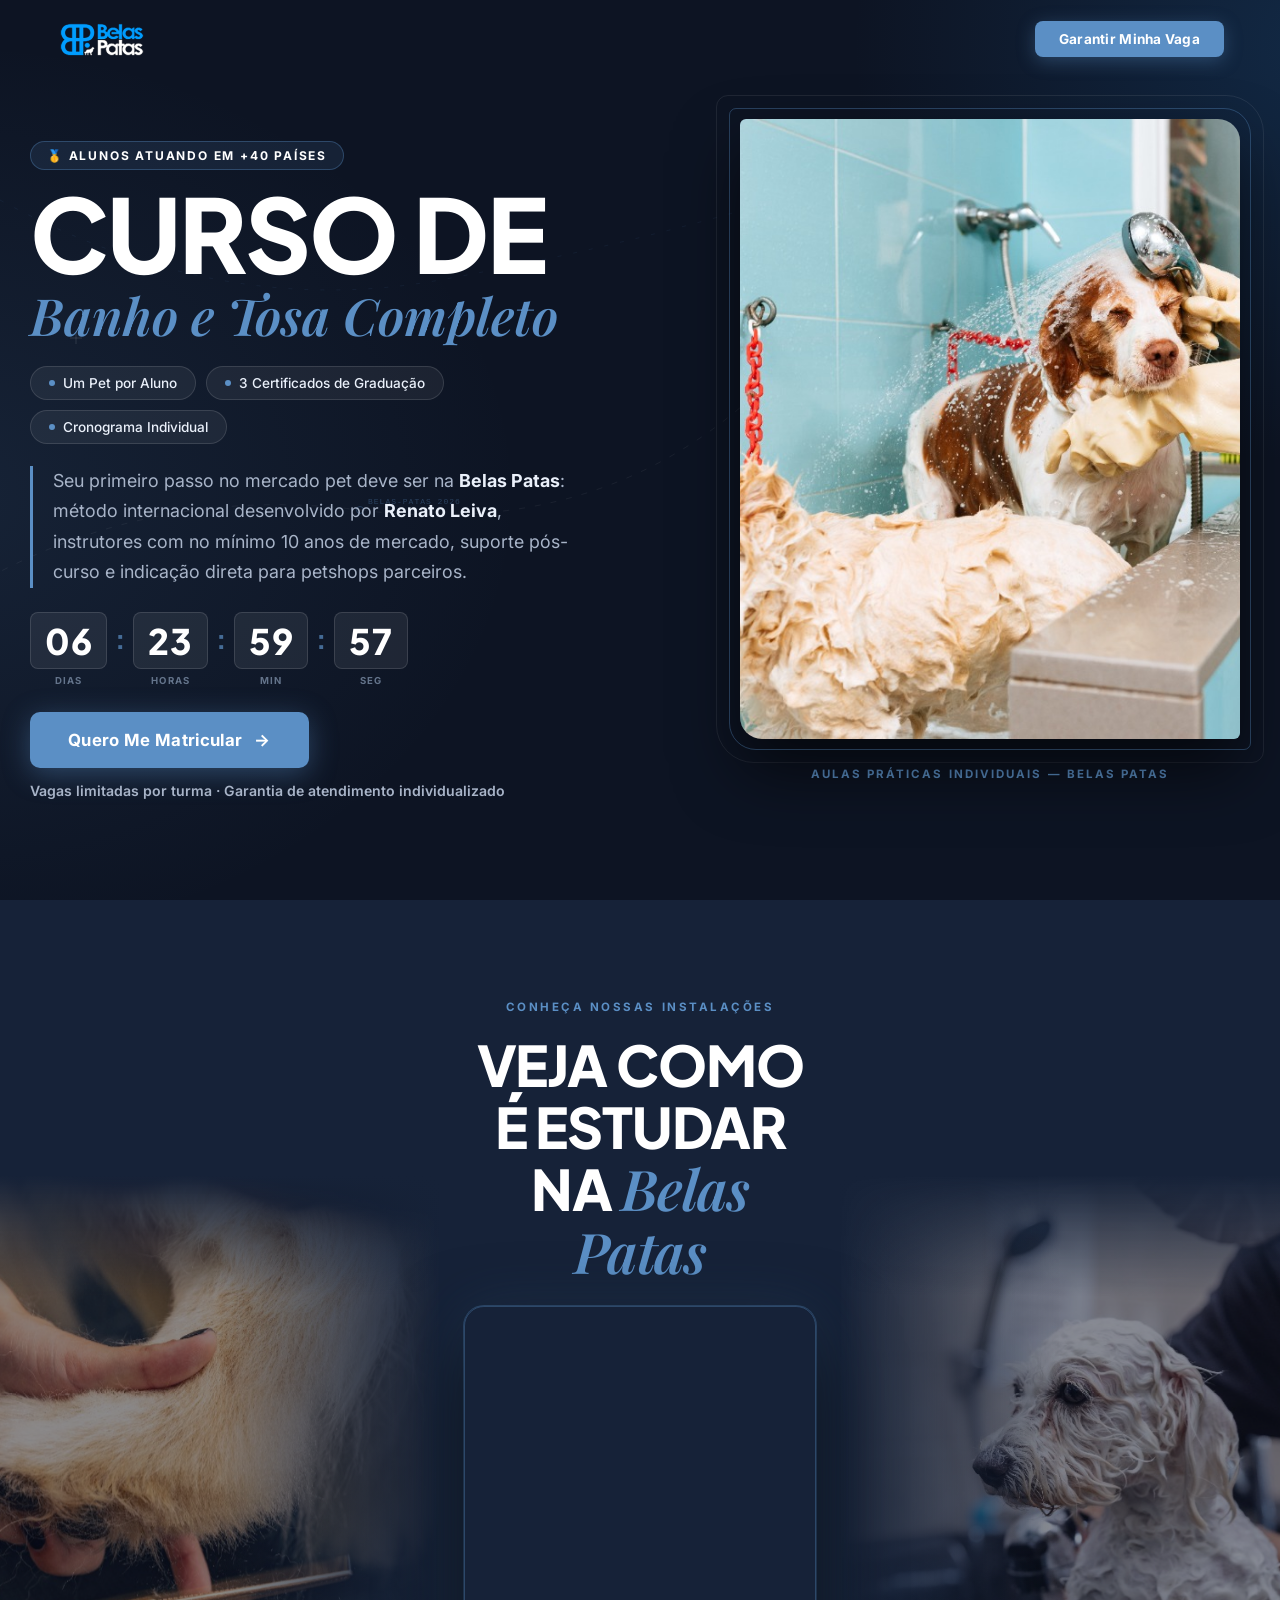
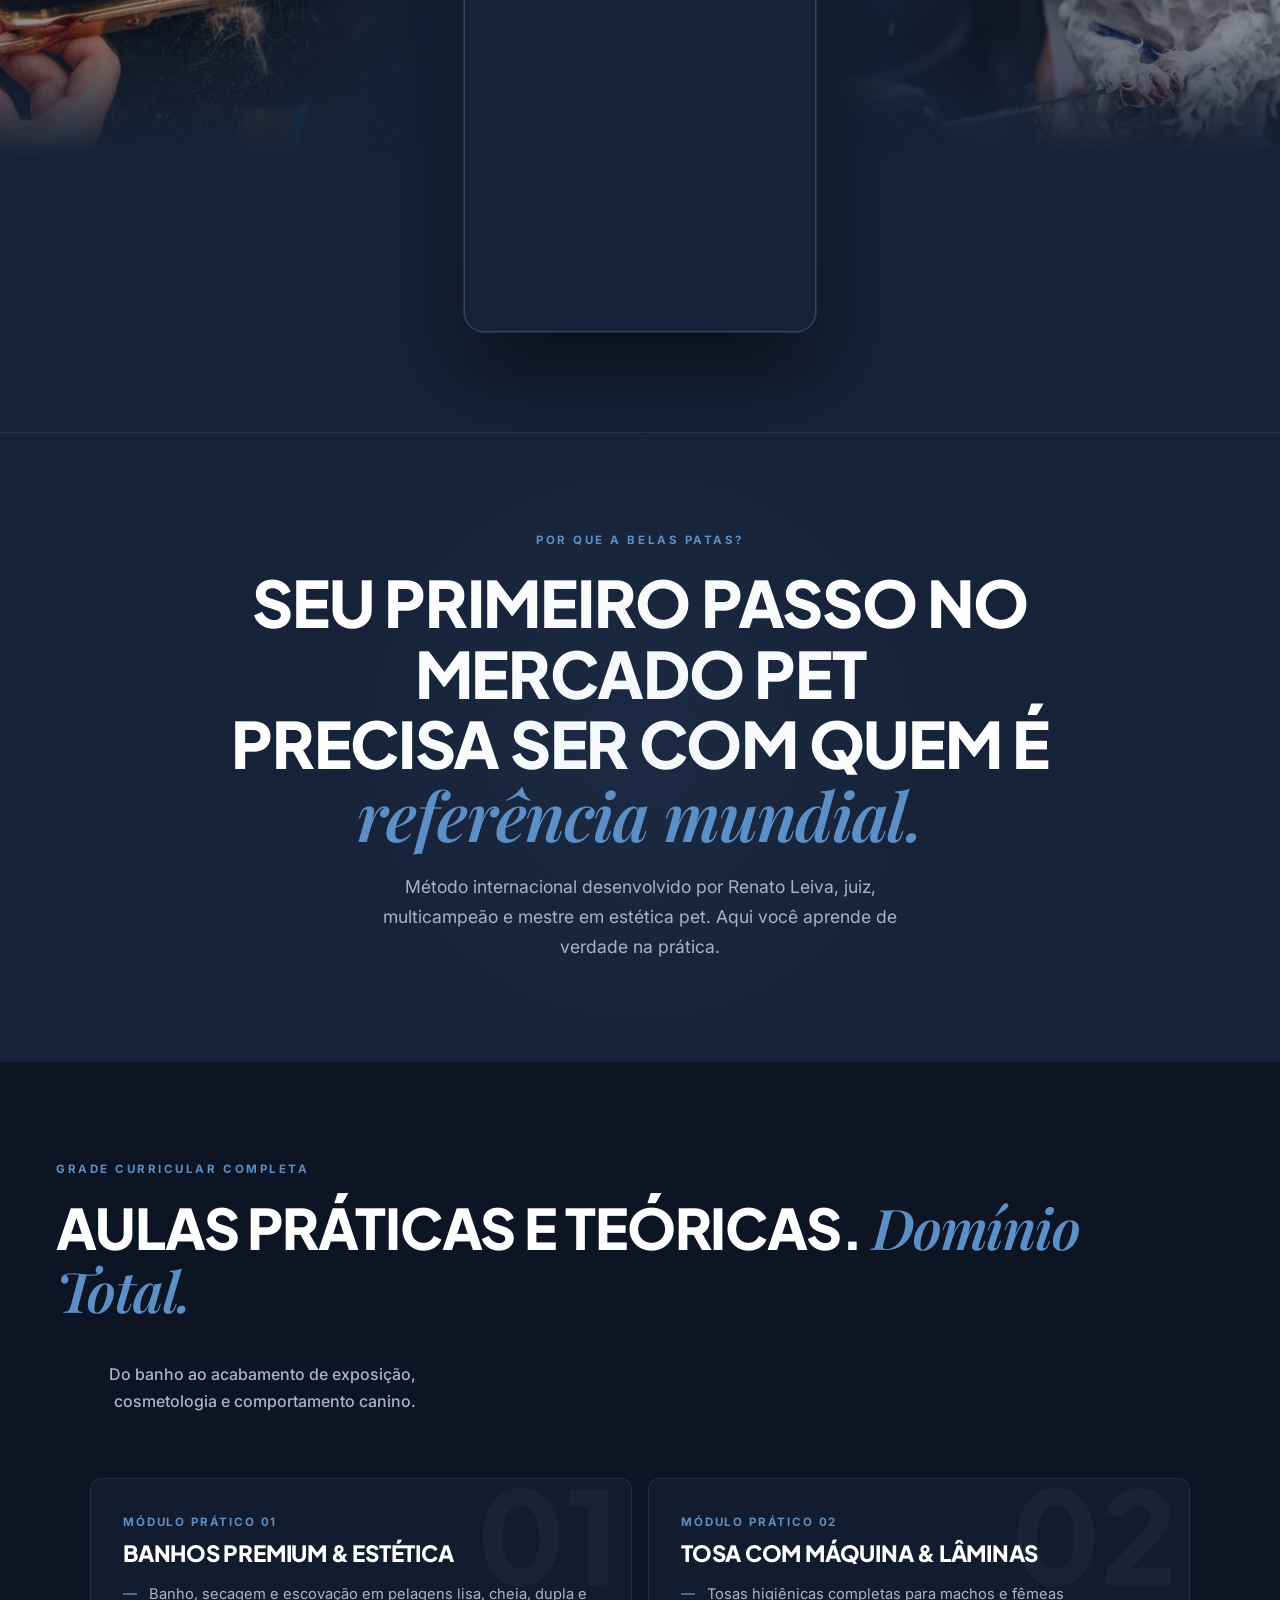
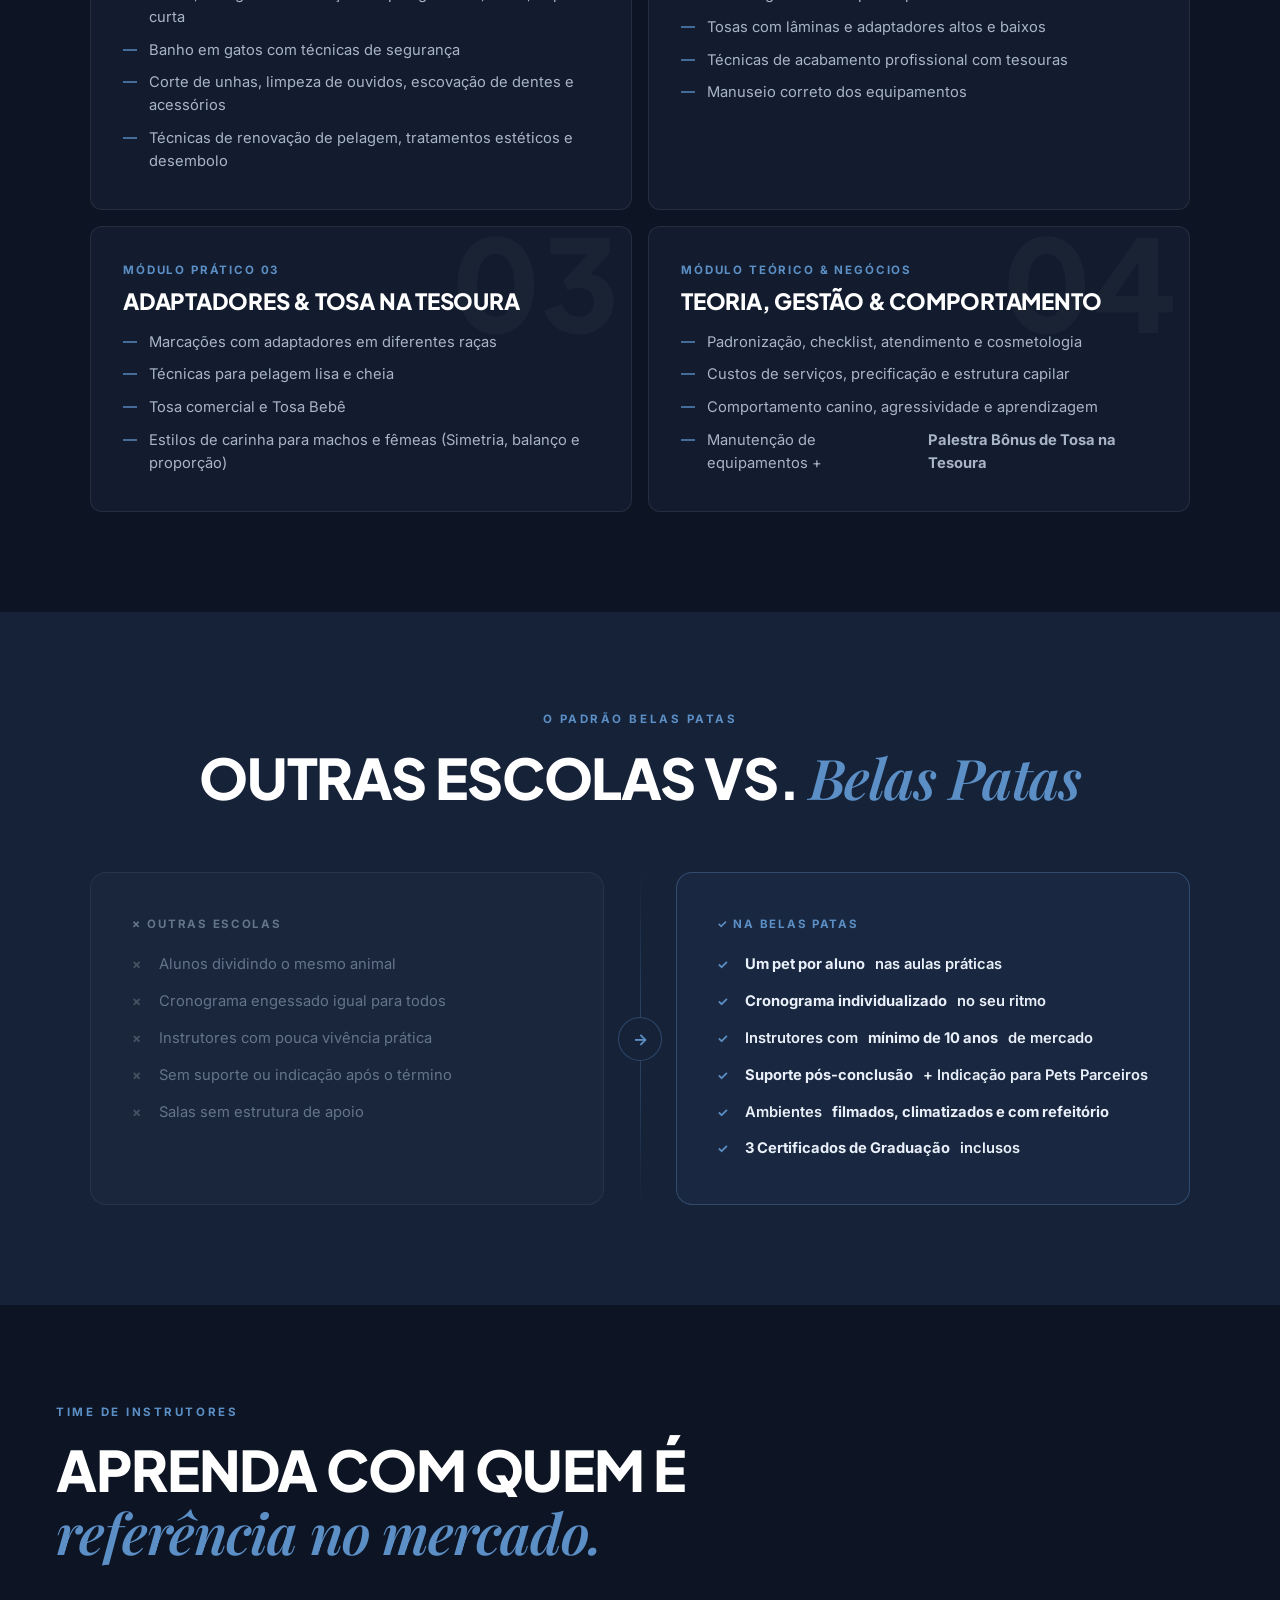
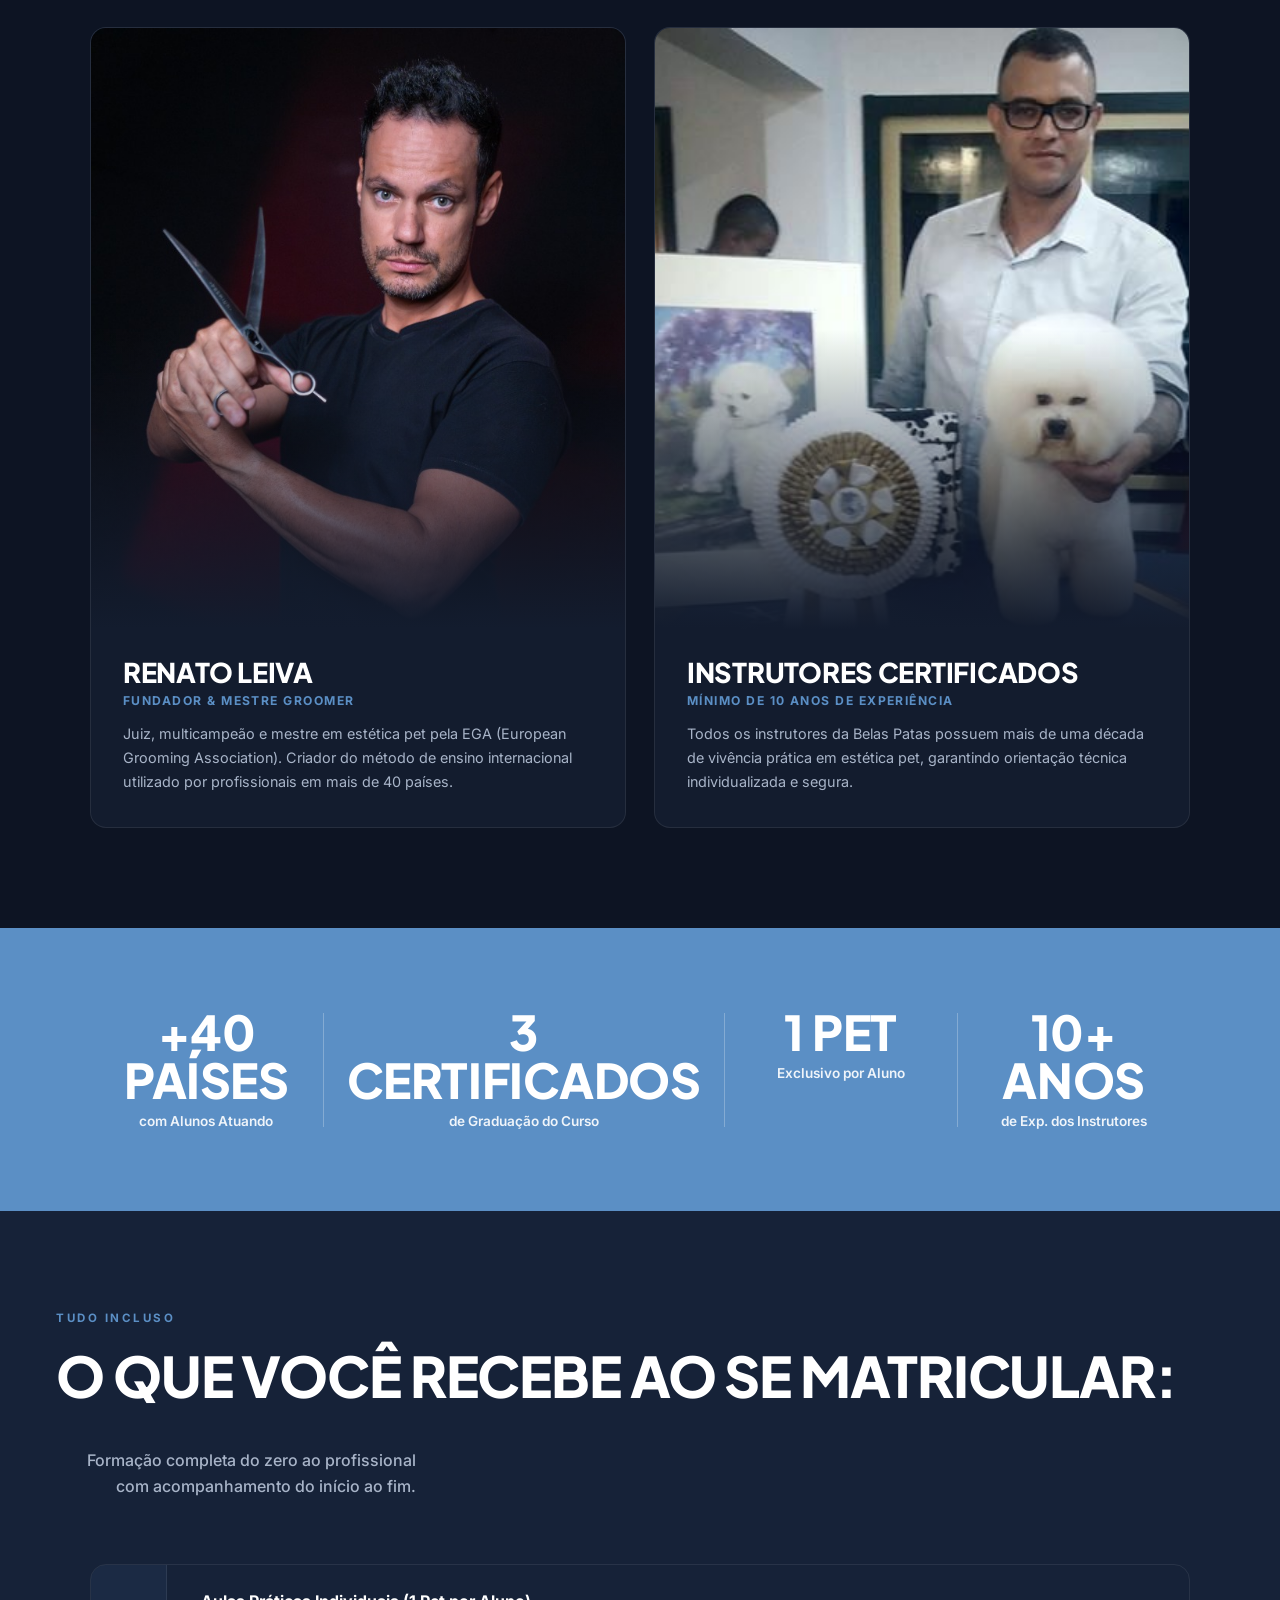
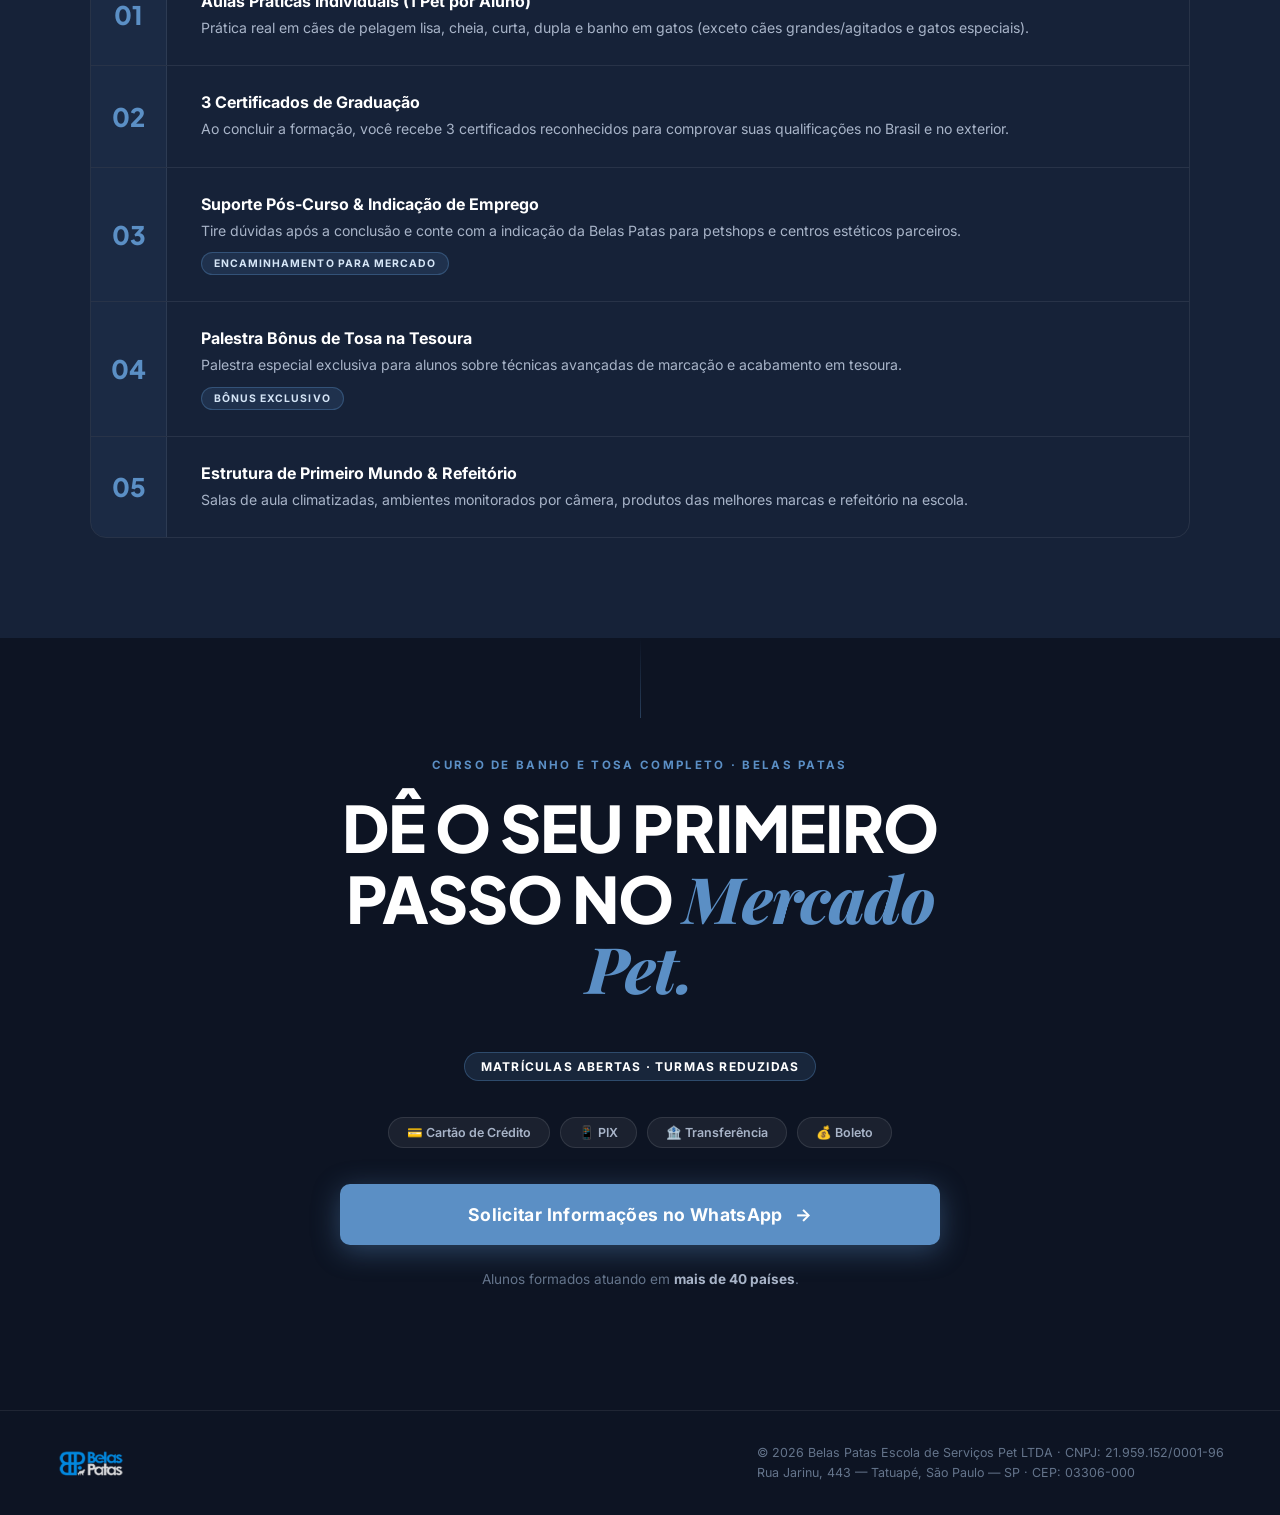
<file: index.html>
<!DOCTYPE html>
<html lang="pt-BR">
<head>
  <meta charset="UTF-8" />
  <meta name="viewport" content="width=device-width, initial-scale=1.0" />
  <meta name="description" content="Curso de Banho e Tosa Completo — Belas Patas. O seu primeiro passo no mercado pet com o melhor método de ensino internacional." />
  <meta name="robots" content="index, follow" />
  <title>Curso de Banho e Tosa Completo | Belas Patas Escola Pet</title>

  <!-- Open Graph -->
  <meta property="og:title" content="Curso de Banho e Tosa Completo | Belas Patas" />
  <meta property="og:description" content="Aprenda o método internacional de Renato Leiva. 1 pet por aluno, 3 certificados, suporte pós-curso e indicação para parceiros." />
  <meta property="og:type" content="website" />
  <meta property="og:url" content="https://belaspatas.com.br/" />

  <!-- Fonts -->
  <link rel="preconnect" href="https://fonts.googleapis.com" />
  <link rel="preconnect" href="https://fonts.gstatic.com" crossorigin />
  <link href="https://fonts.googleapis.com/css2?family=Inter:wght@300;400;500;600;700;800;900&family=Playfair+Display:ital,wght@1,500;1,600;1,700&family=Plus+Jakarta+Sans:wght@700;800;900&display=swap" rel="stylesheet" />

  <link rel="stylesheet" href="style.css" />
</head>
<body>

  <!-- ===== NAV ===== -->
  <nav class="nav" id="nav">
    <a href="#" class="nav-logo" id="nav-logo-link">
      <img src="assets/logo-footer.png" alt="Belas Patas Escola Pet" class="nav-logo-img" />
    </a>
    <button class="nav-btn" onclick="openModal()">Garantir Minha Vaga</button>
  </nav>

  <!-- ===== HERO ===== -->
  <section class="hero" id="home">
    <div class="hero-bg"></div>
    <div class="hero-overlay"></div>

    <!-- TECH / MAP OVERLAY -->
    <div class="hero-map" aria-hidden="true">
      <svg viewBox="0 0 1400 900" fill="none" preserveAspectRatio="xMidYMid slice" xmlns="http://www.w3.org/2000/svg">
        <path d="M-20 620 Q 180 480 420 510 T 820 390" stroke="rgba(255,255,255,.055)" stroke-dasharray="6 10" stroke-width="1"></path>
        <path d="M 60 200 Q 280 320 500 280 T 900 180" stroke="rgba(91,143,197,.08)" stroke-dasharray="4 12" stroke-width="1"></path>
        <circle cx="420" cy="510" r="3.5" stroke="rgba(91,143,197,.3)" stroke-width="1"></circle>
        <circle cx="820" cy="390" r="3" stroke="rgba(255,255,255,.18)" stroke-width="1"></circle>
        <line x1="130" y1="338" x2="142" y2="338" stroke="rgba(255,255,255,.12)" stroke-width="1"></line>
        <line x1="136" y1="332" x2="136" y2="344" stroke="rgba(255,255,255,.12)" stroke-width="1"></line>
        <text x="428" y="504" font-family="monospace" font-size="8" fill="rgba(91,143,197,.35)" letter-spacing="1">BELAS-PATAS 2026</text>
      </svg>
    </div>

    <!-- TEXT COLUMN -->
    <div class="hero-body">
      <div class="hero-eyebrow fade in">
        <span class="hero-tag">🥇 Alunos Atuando em +40 Países</span>
      </div>
      <h1 class="hero-title fade d2 in">Curso de</h1>
      <p class="hero-title-sub fade d2 in">Banho e Tosa Completo</p>

      <div class="hero-pills fade d3 in">
        <span class="pill"><span class="pill-dot"></span>Um Pet por Aluno</span>
        <span class="pill"><span class="pill-dot"></span>3 Certificados de Graduação</span>
        <span class="pill"><span class="pill-dot"></span>Cronograma Individual</span>
      </div>

      <p class="hero-quote fade d3 in">
        Seu primeiro passo no mercado pet deve ser na <strong>Belas Patas</strong>: método internacional desenvolvido por <strong>Renato Leiva</strong>, instrutores com no mínimo 10 anos de mercado, suporte pós-curso e indicação direta para petshops parceiros.
      </p>

      <div class="cd-wrap fade d4 in" id="countdown">
        <div class="cd-unit"><span class="cd-val" id="cd-d">00</span><span class="cd-lbl">Dias</span></div>
        <span class="cd-sep">:</span>
        <div class="cd-unit"><span class="cd-val" id="cd-h">00</span><span class="cd-lbl">Horas</span></div>
        <span class="cd-sep">:</span>
        <div class="cd-unit"><span class="cd-val" id="cd-m">00</span><span class="cd-lbl">Min</span></div>
        <span class="cd-sep">:</span>
        <div class="cd-unit"><span class="cd-val" id="cd-s">00</span><span class="cd-lbl">Seg</span></div>
      </div>

      <div class="fade d4 in">
        <button class="btn" onclick="openModal()">
          Quero Me Matricular <span class="arr">→</span>
        </button>
        <span class="btn-note">Vagas limitadas por turma · Garantia de atendimento individualizado</span>
      </div>
    </div>

    <!-- IMAGE / VIDEO COLUMN (desktop) -->
    <div class="hero-img-col fade-r d2 in">
      <div class="hero-frame">
        <img src="assets/banner01.jpg" alt="Aulas Práticas Belas Patas" class="hero-frame-img" width="500" height="620" />
      </div>
      <div class="hero-frame-cap">Aulas Práticas Individuais — Belas Patas</div>
    </div>
  </section>

  <!-- ===== VIDEO + GALERIA CINEMATOGRÁFICA ===== -->
  <section class="video-section" id="instalacoes">
    <div class="cinema-layout">

      <!-- LEFT GALLERY PANEL -->
      <div class="cinema-side cinema-left" aria-label="Galeria esquerda">
        <div class="cinema-depth-img">
          <img src="assets/galeria-02.jpg" alt="" loading="lazy" />
        </div>
        <div class="cinema-gallery" data-gallery="left">
          <img class="cinema-slide active" src="assets/galeria-01.jpg" alt="Tosa profissional na Belas Patas" loading="lazy" />
          <img class="cinema-slide" src="assets/banner01.jpg" alt="Prática de banho na Belas Patas" loading="lazy" />
          <img class="cinema-slide" src="assets/banner04.jpg" alt="Ambiente de aula Belas Patas" loading="lazy" />
        </div>
        <div class="cinema-overlay"></div>
        <div class="cinema-fade cinema-fade-right"></div>
        <div class="cinema-fade cinema-fade-bottom"></div>
        <div class="cinema-fade cinema-fade-top"></div>
      </div>

      <!-- CENTER VIDEO (FIXED — NEVER MOVES) -->
      <div class="cinema-center">
        <span class="kicker fade in">Conheça Nossas Instalações</span>
        <h2 class="sec-title fade d1 in" style="margin-bottom: 24px;">Veja como é estudar na <span>Belas Patas</span></h2>
        <div class="video-wrapper fade d2 in">
          <iframe src="https://www.youtube.com/embed/GKaz-VXW9MI" title="Apresentação Escola Belas Patas" frameborder="0" allow="accelerometer; autoplay; clipboard-write; encrypted-media; gyroscope; picture-in-picture; web-share" allowfullscreen></iframe>
        </div>
      </div>

      <!-- RIGHT GALLERY PANEL -->
      <div class="cinema-side cinema-right" aria-label="Galeria direita">
        <div class="cinema-depth-img">
          <img src="assets/galeria-01.jpg" alt="" loading="lazy" />
        </div>
        <div class="cinema-gallery" data-gallery="right">
          <img class="cinema-slide active" src="assets/galeria-03.jpg" alt="Banho profissional na Belas Patas" loading="lazy" />
          <img class="cinema-slide" src="assets/galeria-02.jpg" alt="Cuidado com o pet na Belas Patas" loading="lazy" />
          <img class="cinema-slide" src="assets/banner03.jpg" alt="Estrutura Belas Patas" loading="lazy" />
        </div>
        <div class="cinema-overlay"></div>
        <div class="cinema-fade cinema-fade-left"></div>
        <div class="cinema-fade cinema-fade-bottom"></div>
        <div class="cinema-fade cinema-fade-top"></div>
      </div>

    </div>

    <!-- MOBILE GALLERY (below video) -->
    <div class="cinema-mobile-gallery fade d3 in">
      <div class="cinema-mobile-track" data-gallery="mobile">
        <img class="cinema-mobile-thumb active" src="assets/galeria-01.jpg" alt="Tosa profissional" loading="lazy" />
        <img class="cinema-mobile-thumb" src="assets/galeria-02.jpg" alt="Banho profissional" loading="lazy" />
        <img class="cinema-mobile-thumb" src="assets/galeria-03.jpg" alt="Cuidado pet" loading="lazy" />
        <img class="cinema-mobile-thumb" src="assets/banner01.jpg" alt="Prática" loading="lazy" />
        <img class="cinema-mobile-thumb" src="assets/banner04.jpg" alt="Ambiente" loading="lazy" />
      </div>
    </div>
  </section>

  <!-- ===== BREAK / O DIFERENCIAL ===== -->
  <section class="break">
    <span class="kicker fade in">Por que a Belas Patas?</span>
    <h2 class="break-title fade d1 in">
      Seu primeiro passo no mercado pet<br />
      precisa ser com quem é <em>referência mundial.</em>
    </h2>
    <p class="break-sub fade d2 in">
      Método internacional desenvolvido por Renato Leiva, juiz, multicampeão e mestre em estética pet. Aqui você aprende de verdade na prática.
    </p>
  </section>

  <!-- ===== MÓDULOS DO CURSO ===== -->
  <section class="mapas" id="conteudo">
    <div class="sec-head">
      <div>
        <span class="kicker fade in">Grade Curricular Completa</span>
        <h2 class="sec-title fade d1 in">Aulas Práticas e Teóricas. <span>Domínio Total.</span></h2>
      </div>
      <p class="sec-desc fade in">Do banho ao acabamento de exposição, cosmetologia e comportamento canino.</p>
    </div>

    <div class="mapas-grid">
      <!-- MÓDULO 01 -->
      <div class="mapa fade in">
        <span class="mapa-ghost">01</span>
        <div class="mapa-num">Módulo Prático 01</div>
        <h3 class="mapa-title">Banhos Premium &amp; Estética</h3>
        <ul class="mapa-list">
          <li>Banho, secagem e escovação em pelagens lisa, cheia, dupla e curta</li>
          <li>Banho em gatos com técnicas de segurança</li>
          <li>Corte de unhas, limpeza de ouvidos, escovação de dentes e acessórios</li>
          <li>Técnicas de renovação de pelagem, tratamentos estéticos e desembolo</li>
        </ul>
      </div>

      <!-- MÓDULO 02 -->
      <div class="mapa fade d1 in">
        <span class="mapa-ghost">02</span>
        <div class="mapa-num">Módulo Prático 02</div>
        <h3 class="mapa-title">Tosa com Máquina &amp; Lâminas</h3>
        <ul class="mapa-list">
          <li>Tosas higiênicas completas para machos e fêmeas</li>
          <li>Tosas com lâminas e adaptadores altos e baixos</li>
          <li>Técnicas de acabamento profissional com tesouras</li>
          <li>Manuseio correto dos equipamentos</li>
        </ul>
      </div>

      <!-- MÓDULO 03 -->
      <div class="mapa fade d2 in">
        <span class="mapa-ghost">03</span>
        <div class="mapa-num">Módulo Prático 03</div>
        <h3 class="mapa-title">Adaptadores &amp; Tosa na Tesoura</h3>
        <ul class="mapa-list">
          <li>Marcações com adaptadores em diferentes raças</li>
          <li>Técnicas para pelagem lisa e cheia</li>
          <li>Tosa comercial e Tosa Bebê</li>
          <li>Estilos de carinha para machos e fêmeas (Simetria, balanço e proporção)</li>
        </ul>
      </div>

      <!-- MÓDULO 04 -->
      <div class="mapa fade d3 in">
        <span class="mapa-ghost">04</span>
        <div class="mapa-num">Módulo Teórico &amp; Negócios</div>
        <h3 class="mapa-title">Teoria, Gestão &amp; Comportamento</h3>
        <ul class="mapa-list">
          <li>Padronização, checklist, atendimento e cosmetologia</li>
          <li>Custos de serviços, precificação e estrutura capilar</li>
          <li>Comportamento canino, agressividade e aprendizagem</li>
          <li>Manutenção de equipamentos + <strong>Palestra Bônus de Tosa na Tesoura</strong></li>
        </ul>
      </div>
    </div>
  </section>

  <!-- ===== TRANSFORMAÇÃO / COMPARATIVO ===== -->
  <section class="transform">
    <div class="transform-head">
      <span class="kicker fade in">O Padrão Belas Patas</span>
      <h2 class="sec-title fade d1 in">Outras escolas vs. <span>Belas Patas</span></h2>
    </div>
    <div class="transform-grid">
      <div class="t-col before fade-l in">
        <div class="t-label">✗ Outras Escolas</div>
        <ul class="t-list">
          <li><span class="t-ico">✗</span>Alunos dividindo o mesmo animal</li>
          <li><span class="t-ico">✗</span>Cronograma engessado igual para todos</li>
          <li><span class="t-ico">✗</span>Instrutores com pouca vivência prática</li>
          <li><span class="t-ico">✗</span>Sem suporte ou indicação após o término</li>
          <li><span class="t-ico">✗</span>Salas sem estrutura de apoio</li>
        </ul>
      </div>
      <div class="t-div"><div class="t-div-icon">→</div></div>
      <div class="t-col after fade-r in">
        <div class="t-label">✓ Na Belas Patas</div>
        <ul class="t-list">
          <li><span class="t-ico">✓</span><strong>Um pet por aluno</strong> nas aulas práticas</li>
          <li><span class="t-ico">✓</span><strong>Cronograma individualizado</strong> no seu ritmo</li>
          <li><span class="t-ico">✓</span>Instrutores com <strong>mínimo de 10 anos</strong> de mercado</li>
          <li><span class="t-ico">✓</span><strong>Suporte pós-conclusão</strong> + Indicação para Pets Parceiros</li>
          <li><span class="t-ico">✓</span>Ambientes <strong>filmados, climatizados e com refeitório</strong></li>
          <li><span class="t-ico">✓</span><strong>3 Certificados de Graduação</strong> inclusos</li>
        </ul>
      </div>
    </div>
  </section>

  <!-- ===== INSTRUTORES ===== -->
  <section class="experts">
    <span class="kicker fade in">Time de Instrutores</span>
    <h2 class="sec-title fade d1 in" style="margin-bottom: 0;">Aprenda com quem é<br /><span>referência no mercado.</span></h2>
    <div class="experts-grid">
      <div class="expert fade-l d1 in">
        <div class="expert-img">
          <img src="assets/renato-leiva.jpg" alt="Renato Leiva" width="640" height="800" loading="lazy" />
          <div class="expert-img-fade"></div>
        </div>
        <div class="expert-info">
          <div class="expert-name">Renato Leiva</div>
          <div class="expert-role">Fundador &amp; Mestre Groomer</div>
          <p class="expert-bio">Juiz, multicampeão e mestre em estética pet pela EGA (European Grooming Association). Criador do método de ensino internacional utilizado por profissionais em mais de 40 países.</p>
        </div>
      </div>

      <div class="expert fade-r d1 in">
        <div class="expert-img">
          <img src="assets/depoimento-diego.jpg" alt="Instrutores Certificados Belas Patas" width="640" height="800" loading="lazy" />
          <div class="expert-img-fade"></div>
        </div>
        <div class="expert-info">
          <div class="expert-name">Instrutores Certificados</div>
          <div class="expert-role">Mínimo de 10 anos de experiência</div>
          <p class="expert-bio">Todos os instrutores da Belas Patas possuem mais de uma década de vivência prática em estética pet, garantindo orientação técnica individualizada e segura.</p>
        </div>
      </div>
    </div>
  </section>

  <!-- ===== NÚMEROS ===== -->
  <div class="numbers">
    <div class="numbers-inner">
      <div class="n-item fade in"><div class="n-val">+40 Países</div><div class="n-desc">com Alunos Atuando</div></div>
      <div class="n-item fade d1 in"><div class="n-val">3 Certificados</div><div class="n-desc">de Graduação do Curso</div></div>
      <div class="n-item fade d2 in"><div class="n-val">1 Pet</div><div class="n-desc">Exclusivo por Aluno</div></div>
      <div class="n-item fade d3 in"><div class="n-val">10+ Anos</div><div class="n-desc">de Exp. dos Instrutores</div></div>
    </div>
  </div>

  <!-- ===== ENTREGÁVEIS / TUDO INCLUSO ===== -->
  <section class="deliverables">
    <div class="sec-head">
      <div>
        <span class="kicker fade in">Tudo Incluso</span>
        <h2 class="sec-title fade d1 in">O que você recebe ao se matricular:</h2>
      </div>
      <p class="sec-desc fade in">Formação completa do zero ao profissional com acompanhamento do início ao fim.</p>
    </div>

    <div class="del-grid">
      <div class="del-item fade in">
        <div class="del-num-col"><span class="del-num">01</span></div>
        <div class="del-body">
          <div class="del-title">Aulas Práticas Individuais (1 Pet por Aluno)</div>
          <div class="del-desc">Prática real em cães de pelagem lisa, cheia, curta, dupla e banho em gatos (exceto cães grandes/agitados e gatos especiais).</div>
        </div>
      </div>

      <div class="del-item fade d1 in">
        <div class="del-num-col"><span class="del-num">02</span></div>
        <div class="del-body">
          <div class="del-title">3 Certificados de Graduação</div>
          <div class="del-desc">Ao concluir a formação, você recebe 3 certificados reconhecidos para comprovar suas qualificações no Brasil e no exterior.</div>
        </div>
      </div>

      <div class="del-item fade d2 in">
        <div class="del-num-col"><span class="del-num">03</span></div>
        <div class="del-body">
          <div class="del-title">Suporte Pós-Curso &amp; Indicação de Emprego</div>
          <div class="del-desc">Tire dúvidas após a conclusão e conte com a indicação da Belas Patas para petshops e centros estéticos parceiros.</div>
          <span class="del-tag">Encaminhamento para Mercado</span>
        </div>
      </div>

      <div class="del-item fade d3 in">
        <div class="del-num-col"><span class="del-num">04</span></div>
        <div class="del-body">
          <div class="del-title">Palestra Bônus de Tosa na Tesoura</div>
          <div class="del-desc">Palestra especial exclusiva para alunos sobre técnicas avançadas de marcação e acabamento em tesoura.</div>
          <span class="del-tag">Bônus Exclusivo</span>
        </div>
      </div>

      <div class="del-item fade d4 in">
        <div class="del-num-col"><span class="del-num">05</span></div>
        <div class="del-body">
          <div class="del-title">Estrutura de Primeiro Mundo &amp; Refeitório</div>
          <div class="del-desc">Salas de aula climatizadas, ambientes monitorados por câmera, produtos das melhores marcas e refeitório na escola.</div>
        </div>
      </div>
    </div>
  </section>

  <!-- ===== PRICING / OFERTA ===== -->
  <section class="pricing" id="inscricao">
    <div class="pricing-inner">
      <span class="pricing-event fade in">Curso de Banho e Tosa Completo · Belas Patas</span>
      <h2 class="pricing-title fade d1 in">Dê o seu primeiro passo no <span>Mercado Pet.</span></h2>
      <div class="price-badge fade d3 in">Matrículas Abertas · Turmas Reduzidas</div>

      <div class="pay-row fade d3 in">
        <span class="pay-chip">💳 Cartão de Crédito</span>
        <span class="pay-chip">📱 PIX</span>
        <span class="pay-chip">🏦 Transferência</span>
        <span class="pay-chip">💰 Boleto</span>
      </div>

      <div class="fade d4 in">
        <button class="btn" onclick="openModal()" style="width: 100%; justify-content: center; font-size: 1.1rem; padding: 20px 36px;">
          Solicitar Informações no WhatsApp <span class="arr">→</span>
        </button>
      </div>

      <p class="pricing-proof fade d4 in">
        Alunos formados atuando em <strong>mais de 40 países</strong>.
      </p>
    </div>
  </section>

  <!-- ===== FOOTER ===== -->
  <footer class="footer">
    <img src="assets/logo-footer.png" alt="Belas Patas Escola Pet" class="footer-brand" />
    <p class="footer-txt">
      © 2026 Belas Patas Escola de Serviços Pet LTDA · CNPJ: 21.959.152/0001-96<br />
      Rua Jarinu, 443 — Tatuapé, São Paulo — SP · CEP: 03306-000
    </p>
  </footer>

  <!-- ===== MODAL POPUP ===== -->
  <div class="overlay" id="overlay" onclick="bgClose(event)">
    <div class="modal" role="dialog" aria-modal="true">
      <button class="modal-x" onclick="closeModal()" aria-label="Fechar">✕</button>
      <div class="modal-kicker">Atendimento Exclusivo</div>
      <h2 class="modal-title">Receber Informações do Curso</h2>
      <p class="modal-sub">Preencha seus dados e fale diretamente com um consultor da Belas Patas no WhatsApp.</p>

      <form id="form" onsubmit="send(event)">
        <div class="field">
          <label for="fn">Nome completo</label>
          <input type="text" id="fn" placeholder="Seu nome" required autocomplete="name" />
        </div>
        <div class="field">
          <label for="fe">E-mail</label>
          <input type="email" id="fe" placeholder="seuemail@email.com" required autocomplete="email" />
        </div>
        <div class="field">
          <label for="fp">WhatsApp</label>
          <input type="tel" id="fp" placeholder="(11) 99999-9999" required autocomplete="tel" />
        </div>
        <button type="submit" class="btn-form" id="bsub">
          Falar com Consultor <span>→</span>
        </button>
      </form>
      <p class="modal-fine">Seus dados estão protegidos. Nada de spam.</p>
    </div>
  </div>

  <script>
    // STICKY NAV
    const navEl = document.getElementById('nav');
    let rafNav = 0;
    window.addEventListener('scroll', () => {
      if (rafNav) return;
      rafNav = requestAnimationFrame(() => {
        navEl.classList.toggle('stuck', window.scrollY > 60);
        rafNav = 0;
      });
    }, { passive: true });

    // INTERSECTION OBSERVER FOR FADE ANIMATIONS
    const obs = new IntersectionObserver(entries => {
      entries.forEach(e => {
        if (e.isIntersecting) {
          e.target.classList.add('in');
          obs.unobserve(e.target);
        }
      });
    }, { threshold: 0.1 });
    document.querySelectorAll('.fade, .fade-l, .fade-r').forEach(el => obs.observe(el));

    // COUNTDOWN TIMER (7 dias regressivos para senso de oportunidade)
    const EVENT_DT = new Date(Date.now() + 7 * 24 * 60 * 60 * 1000);
    const $d = document.getElementById('cd-d');
    const $h = document.getElementById('cd-h');
    const $m = document.getElementById('cd-m');
    const $s = document.getElementById('cd-s');

    function tick() {
      const diff = EVENT_DT - new Date();
      if (diff <= 0) return;
      $d.textContent = String(Math.floor(diff / 86400000)).padStart(2, '0');
      $h.textContent = String(Math.floor((diff % 86400000) / 3600000)).padStart(2, '0');
      $m.textContent = String(Math.floor((diff % 3600000) / 60000)).padStart(2, '0');
      $s.textContent = String(Math.floor((diff % 60000) / 1000)).padStart(2, '0');
    }
    tick(); setInterval(tick, 1000);

    // CINEMA GALLERY — CROSSFADE ROTATION
    (function initCinemaGallery() {
      const INTERVAL = 6000; // 6 seconds between transitions
      const STAGGER  = 3000; // right panel is staggered 3s after left

      function rotateGallery(container) {
        const slides = container.querySelectorAll('.cinema-slide');
        if (slides.length < 2) return;
        const current = container.querySelector('.cinema-slide.active');
        const idx = Array.from(slides).indexOf(current);
        const next = slides[(idx + 1) % slides.length];
        current.classList.remove('active');
        next.classList.add('active');
      }

      // Desktop galleries
      const leftGal  = document.querySelector('[data-gallery="left"]');
      const rightGal = document.querySelector('[data-gallery="right"]');

      if (leftGal)  setInterval(() => rotateGallery(leftGal), INTERVAL);
      if (rightGal) setTimeout(() => {
        rotateGallery(rightGal);
        setInterval(() => rotateGallery(rightGal), INTERVAL);
      }, STAGGER);

      // Mobile gallery — auto-scroll
      const mobileTrack = document.querySelector('.cinema-mobile-track');
      if (mobileTrack) {
        const thumbs = mobileTrack.querySelectorAll('.cinema-mobile-thumb');
        let mIdx = 0;
        setInterval(() => {
          thumbs[mIdx].classList.remove('active');
          mIdx = (mIdx + 1) % thumbs.length;
          thumbs[mIdx].classList.add('active');
          thumbs[mIdx].scrollIntoView({ behavior: 'smooth', block: 'nearest', inline: 'center' });
        }, 4000);
      }
    })();

    // MODAL LOGIC
    function openModal() {
      document.getElementById('overlay').classList.add('open');
      document.body.style.overflow = 'hidden';
      setTimeout(() => document.getElementById('fn').focus(), 120);
    }
    function closeModal() {
      document.getElementById('overlay').classList.remove('open');
      document.body.style.overflow = '';
    }
    function bgClose(e) {
      if (e.target === document.getElementById('overlay')) closeModal();
    }
    document.addEventListener('keydown', e => { if (e.key === 'Escape') closeModal(); });

    // FORM SUBMIT -> WHATSAPP REDIRECT
    function send(e) {
      e.preventDefault();
      const name = document.getElementById('fn').value.trim();
      const email = document.getElementById('fe').value.trim();
      const phone = document.getElementById('fp').value.trim();
      if (!name || !email || !phone) return;

      const text = encodeURIComponent(`Olá! Meu nome é ${name} (${email}, Tel: ${phone}). Gostaria de receber mais informações sobre o Curso de Banho e Tosa Completo da Belas Patas!`);
      const waUrl = `https://api.whatsapp.com/send?phone=5511931452151&text=${text}`;
      
      window.open(waUrl, '_blank');
      closeModal();
    }
  </script>
</body>
</html>
</file>
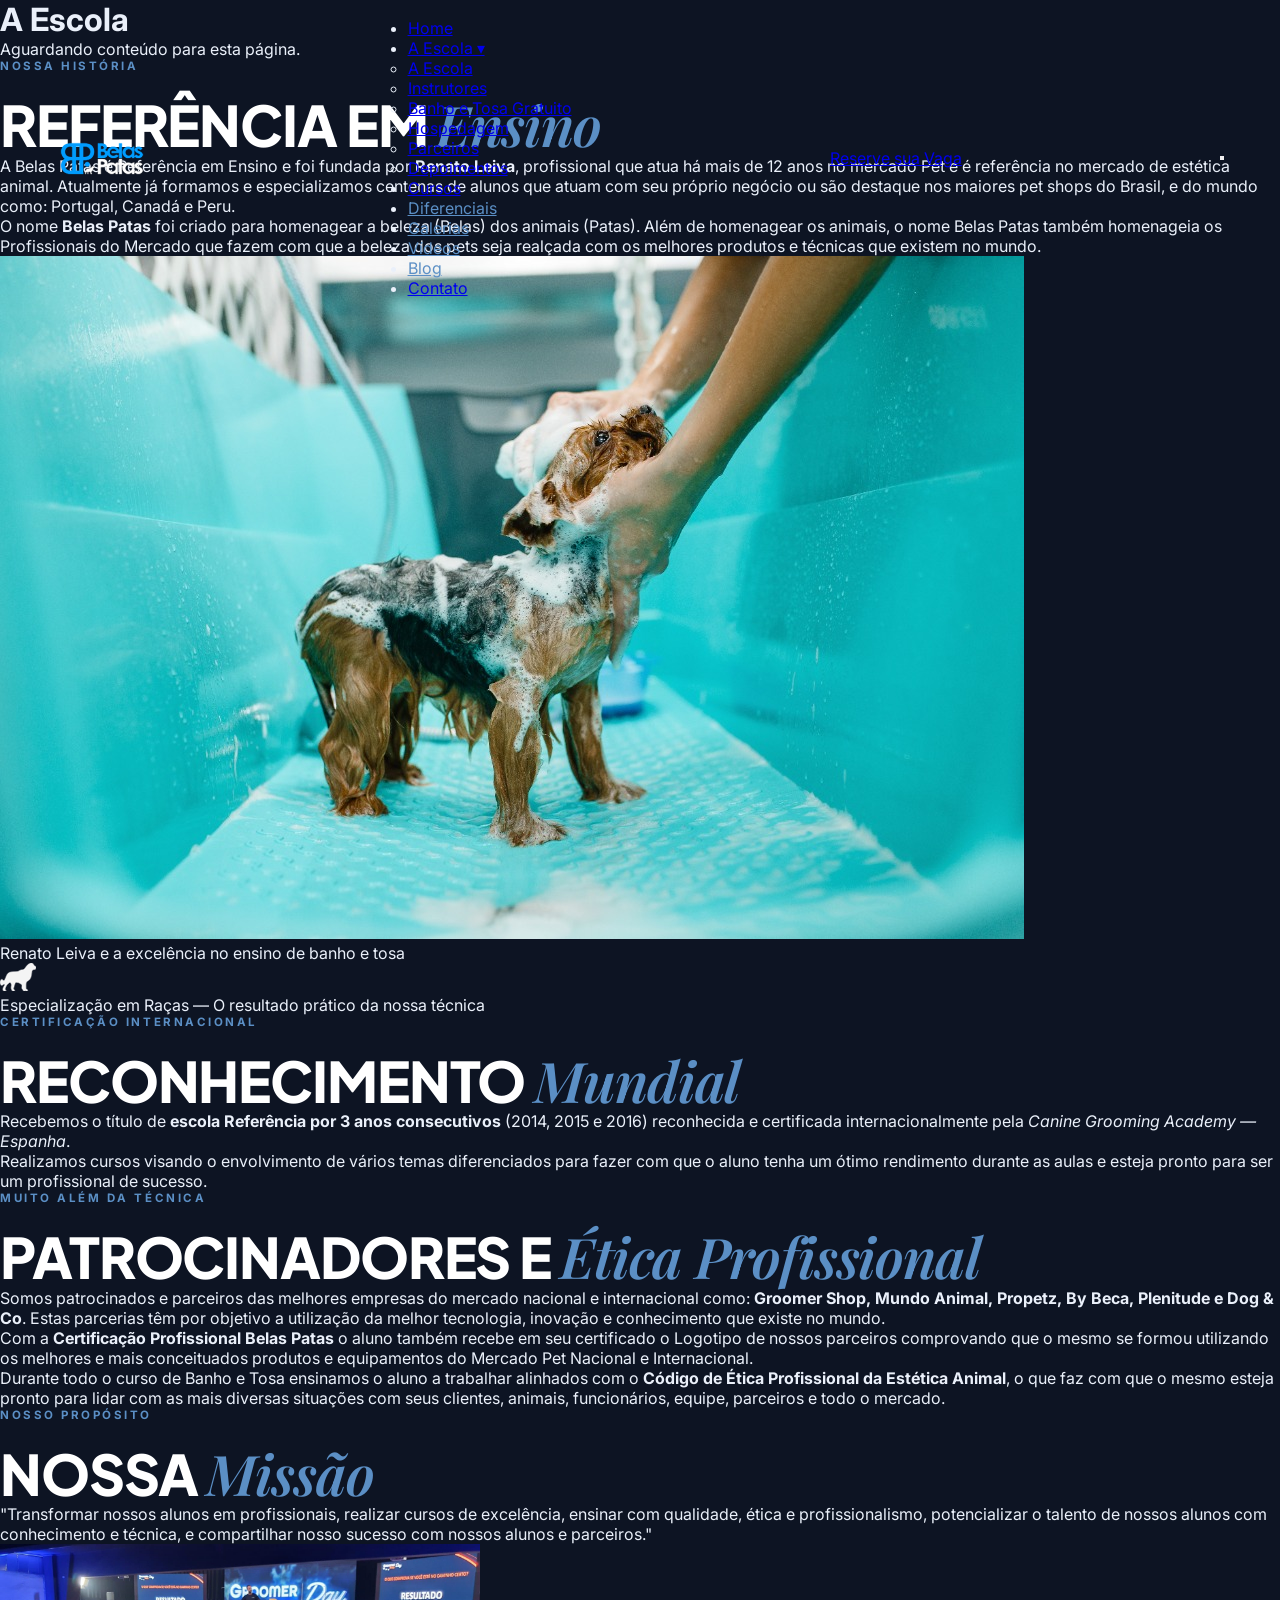
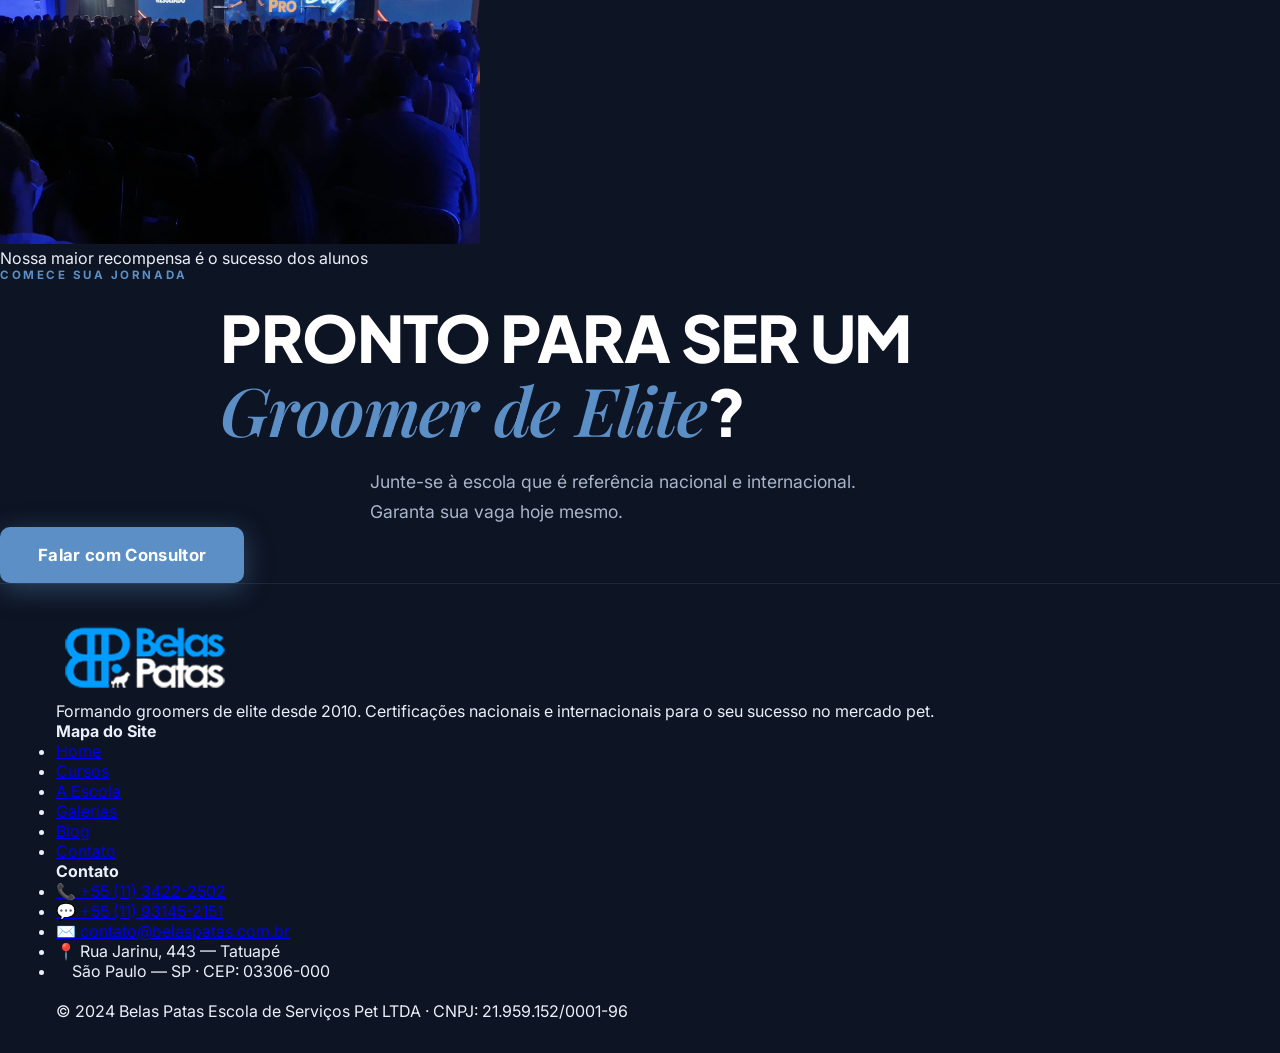
<file: a-escola.html>
<!DOCTYPE html>
<html lang="pt-BR">
<head>
  <meta charset="UTF-8" />
  <meta name="viewport" content="width=device-width, initial-scale=1.0" />
  <meta name="description" content="A Escola Belas Patas — Conheça a nossa estrutura e história." />
  <title>A Escola | Belas Patas</title>

  <!-- Fonts -->
  <link rel="preconnect" href="https://fonts.googleapis.com" />
  <link rel="preconnect" href="https://fonts.gstatic.com" crossorigin />
  <link href="https://fonts.googleapis.com/css2?family=Inter:wght@300;400;500;600;700;800;900&family=Playfair+Display:ital,wght@1,500;1,600;1,700&family=Plus+Jakarta+Sans:wght@700;800;900&display=swap" rel="stylesheet" />

  <link rel="stylesheet" href="style.css" />
</head>
<body>

  <!-- ===== NAV ===== -->
  <nav class="nav" id="navbar">
    <a href="index.html" class="nav-logo" id="nav-logo-link">
      <img src="assets/logo-footer.png" alt="Belas Patas" class="nav-logo-img" />
    </a>
    <ul class="nav-links" id="nav-links">
      <li><a href="index.html#home" class="nav-link">Home</a></li>
      <li class="has-dropdown">
        <a href="a-escola.html" class="nav-link">A Escola ▾</a>
        <ul class="dropdown">
          <li><a href="a-escola.html">A Escola</a></li>
          <li><a href="instrutores.html">Instrutores</a></li>
          <li><a href="#">Banho e Tosa Gratuito</a></li>
          <li><a href="#">Hospedagem</a></li>
          <li><a href="#">Parceiros</a></li>
          <li><a href="#">Depoimentos</a></li>
        </ul>
      </li>
      <li><a href="index.html#cursos" class="nav-link">Cursos</a></li>
      <li><a href="#" class="nav-link">Diferenciais</a></li>
      <li><a href="#" class="nav-link">Galerias</a></li>
      <li><a href="#" class="nav-link">Vídeos</a></li>
      <li><a href="#" class="nav-link">Blog</a></li>
      <li><a href="index.html#contato" class="nav-link">Contato</a></li>
    </ul>
    <a href="https://api.whatsapp.com/send?phone=5511931452151&text=Gostaria%20de%20mais%20informa%C3%A7%C3%B5es!" target="_blank" class="nav-cta" id="nav-cta-btn">
      Reserve sua Vaga
    </a>
    <button class="hamburger" id="hamburger" aria-label="Menu">
      <span></span><span></span><span></span>
    </button>
  </nav>

  <!-- ===== HEADER INTERNO ===== -->
  <header class="internal-header">
    <div class="internal-header-bg"></div>
    <div class="container relative" style="position: relative; z-index: 2;">
      <h1 class="internal-title fade">A Escola</h1>
      <p class="internal-sub fade d1">Aguardando conteúdo para esta página.</p>
    </div>
  </header>

  <!-- ===== CONTEÚDO PRINCIPAL ===== -->
  <main class="internal-main">
    
    <!-- Seção Quem Somos / História -->
    <section class="historia-section">
      <div class="container">
        <div class="historia-grid">
          <div class="historia-text fade">
            <span class="kicker">Nossa História</span>
            <h2 class="sec-title">Referência em <span>Ensino</span></h2>
            <p>A Belas Patas é Referência em Ensino e foi fundada por <strong>Renato Leiva</strong>, profissional que atua há mais de 12 anos no mercado Pet e é referência no mercado de estética animal. Atualmente já formamos e especializamos centenas de alunos que atuam com seu próprio negócio ou são destaque nos maiores pet shops do Brasil, e do mundo como: Portugal, Canadá e Peru.</p>
            <p>O nome <strong>Belas Patas</strong> foi criado para homenagear a beleza (Belas) dos animais (Patas). Além de homenagear os animais, o nome Belas Patas também homenageia os Profissionais do Mercado que fazem com que a beleza dos pets seja realçada com os melhores produtos e técnicas que existem no mundo.</p>
          </div>
          <div class="historia-image fade-r">
            <img src="assets/banner02.jpg" alt="Estrutura Belas Patas" class="rounded-img shadow-lg" />
            <div class="img-caption text-center">Renato Leiva e a excelência no ensino de banho e tosa</div>
          </div>
        </div>
      </div>
    </section>

    <!-- Reconhecimento e Metodologia -->
    <section class="reconhecimento-section" id="reconhecimento">
      <div class="container">
        <div class="reconhecimento-grid">
          <div class="rec-image fade">
            <img src="assets/white-dog.png" alt="Antes e Depois Tosa - Especialização em Raças" class="rounded-img shadow-lg" style="object-position: top; max-height: 400px;" />
            <div class="img-caption text-center mt-2">Especialização em Raças — O resultado prático da nossa técnica</div>
          </div>
          <div class="rec-text fade-r">
            <span class="kicker">Certificação Internacional</span>
            <h2 class="sec-title">Reconhecimento <span>Mundial</span></h2>
            <p>Recebemos o título de <strong>escola Referência por 3 anos consecutivos</strong> (2014, 2015 e 2016) reconhecida e certificada internacionalmente pela <em>Canine Grooming Academy — Espanha</em>.</p>
            <p>Realizamos cursos visando o envolvimento de vários temas diferenciados para fazer com que o aluno tenha um ótimo rendimento durante as aulas e esteja pronto para ser um profissional de sucesso.</p>
          </div>
        </div>
      </div>
    </section>

    <!-- Parceiros / Ética -->
    <section class="etica-section">
      <div class="container text-center">
         <span class="kicker">Muito além da técnica</span>
         <h2 class="sec-title">Patrocinadores e <span>Ética Profissional</span></h2>
         <div class="etica-content fade">
           <p>Somos patrocinados e parceiros das melhores empresas do mercado nacional e internacional como: <strong>Groomer Shop, Mundo Animal, Propetz, By Beca, Plenitude e Dog & Co</strong>. Estas parcerias têm por objetivo a utilização da melhor tecnologia, inovação e conhecimento que existe no mundo.</p>
           <p>Com a <strong>Certificação Profissional Belas Patas</strong> o aluno também recebe em seu certificado o Logotipo de nossos parceiros comprovando que o mesmo se formou utilizando os melhores e mais conceituados produtos e equipamentos do Mercado Pet Nacional e Internacional.</p>
           <div class="etica-highlight text-left">
             <p>Durante todo o curso de Banho e Tosa ensinamos o aluno a trabalhar alinhados com o <strong>Código de Ética Profissional da Estética Animal</strong>, o que faz com que o mesmo esteja pronto para lidar com as mais diversas situações com seus clientes, animais, funcionários, equipe, parceiros e todo o mercado.</p>
           </div>
         </div>
      </div>
    </section>

    <!-- Missão -->
    <section class="missao-section" id="missao">
      <div class="container">
        <div class="missao-card fade">
          <div class="missao-content">
            <span class="kicker">Nosso Propósito</span>
            <h2 class="sec-title">Nossa <span>Missão</span></h2>
            <p class="missao-text">"Transformar nossos alunos em profissionais, realizar cursos de excelência, ensinar com qualidade, ética e profissionalismo, potencializar o talento de nossos alunos com conhecimento e técnica, e compartilhar nosso sucesso com nossos alunos e parceiros."</p>
          </div>
          <div class="missao-image">
            <img src="assets/whatsapp-1.jpg" alt="Alunos Formados" class="rounded-img shadow-lg" style="max-height: 300px;" />
            <div class="img-caption text-center mt-2">Nossa maior recompensa é o sucesso dos alunos</div>
          </div>
        </div>
      </div>
    </section>

    <!-- CTA Final -->
    <section class="break-section">
      <div class="break-inner">
        <span class="kicker">Comece sua jornada</span>
        <h2 class="break-title">Pronto para ser um <em>Groomer de Elite</em>?</h2>
        <p class="break-sub">Junte-se à escola que é referência nacional e internacional. Garanta sua vaga hoje mesmo.</p>
        <a href="https://api.whatsapp.com/send?phone=5511931452151&text=Gostaria%20de%20mais%20informa%C3%A7%C3%B5es!" target="_blank" class="btn btn-primary" id="escola-cta-btn">Falar com Consultor</a>
      </div>
    </section>

  </main>

  <!-- ===== FOOTER ===== -->
  <footer class="footer">
    <div class="footer-inner container">
      <div class="footer-col">
        <div class="footer-logo">
          <img src="assets/logo-footer.png" alt="Belas Patas" class="footer-logo-img" />
        </div>
        <p class="footer-desc">Formando groomers de elite desde 2010. Certificações nacionais e internacionais para o seu sucesso no mercado pet.</p>
      </div>
      <div class="footer-col">
        <h4>Mapa do Site</h4>
        <ul class="footer-links">
          <li><a href="index.html#home">Home</a></li>
          <li><a href="index.html#cursos">Cursos</a></li>
          <li><a href="a-escola.html">A Escola</a></li>
          <li><a href="#">Galerias</a></li>
          <li><a href="#">Blog</a></li>
          <li><a href="index.html#contato">Contato</a></li>
        </ul>
      </div>
      <div class="footer-col">
        <h4>Contato</h4>
        <ul class="footer-links">
          <li><a href="tel:551134222502">📞 +55 (11) 3422-2502</a></li>
          <li><a href="https://api.whatsapp.com/send?phone=5511931452151" target="_blank">💬 +55 (11) 93145-2151</a></li>
          <li><a href="mailto:contato@belaspatas.com.br">✉️ contato@belaspatas.com.br</a></li>
          <li><span>📍 Rua Jarinu, 443 — Tatuapé</span></li>
          <li><span>&nbsp;&nbsp;&nbsp;&nbsp;São Paulo — SP · CEP: 03306-000</span></li>
        </ul>
      </div>
    </div>
    <div class="footer-bottom">
      <p>© 2024 Belas Patas Escola de Serviços Pet LTDA · CNPJ: 21.959.152/0001-96</p>
    </div>
  </footer>

  <script src="main.js"></script>
</body>
</html>
</file>
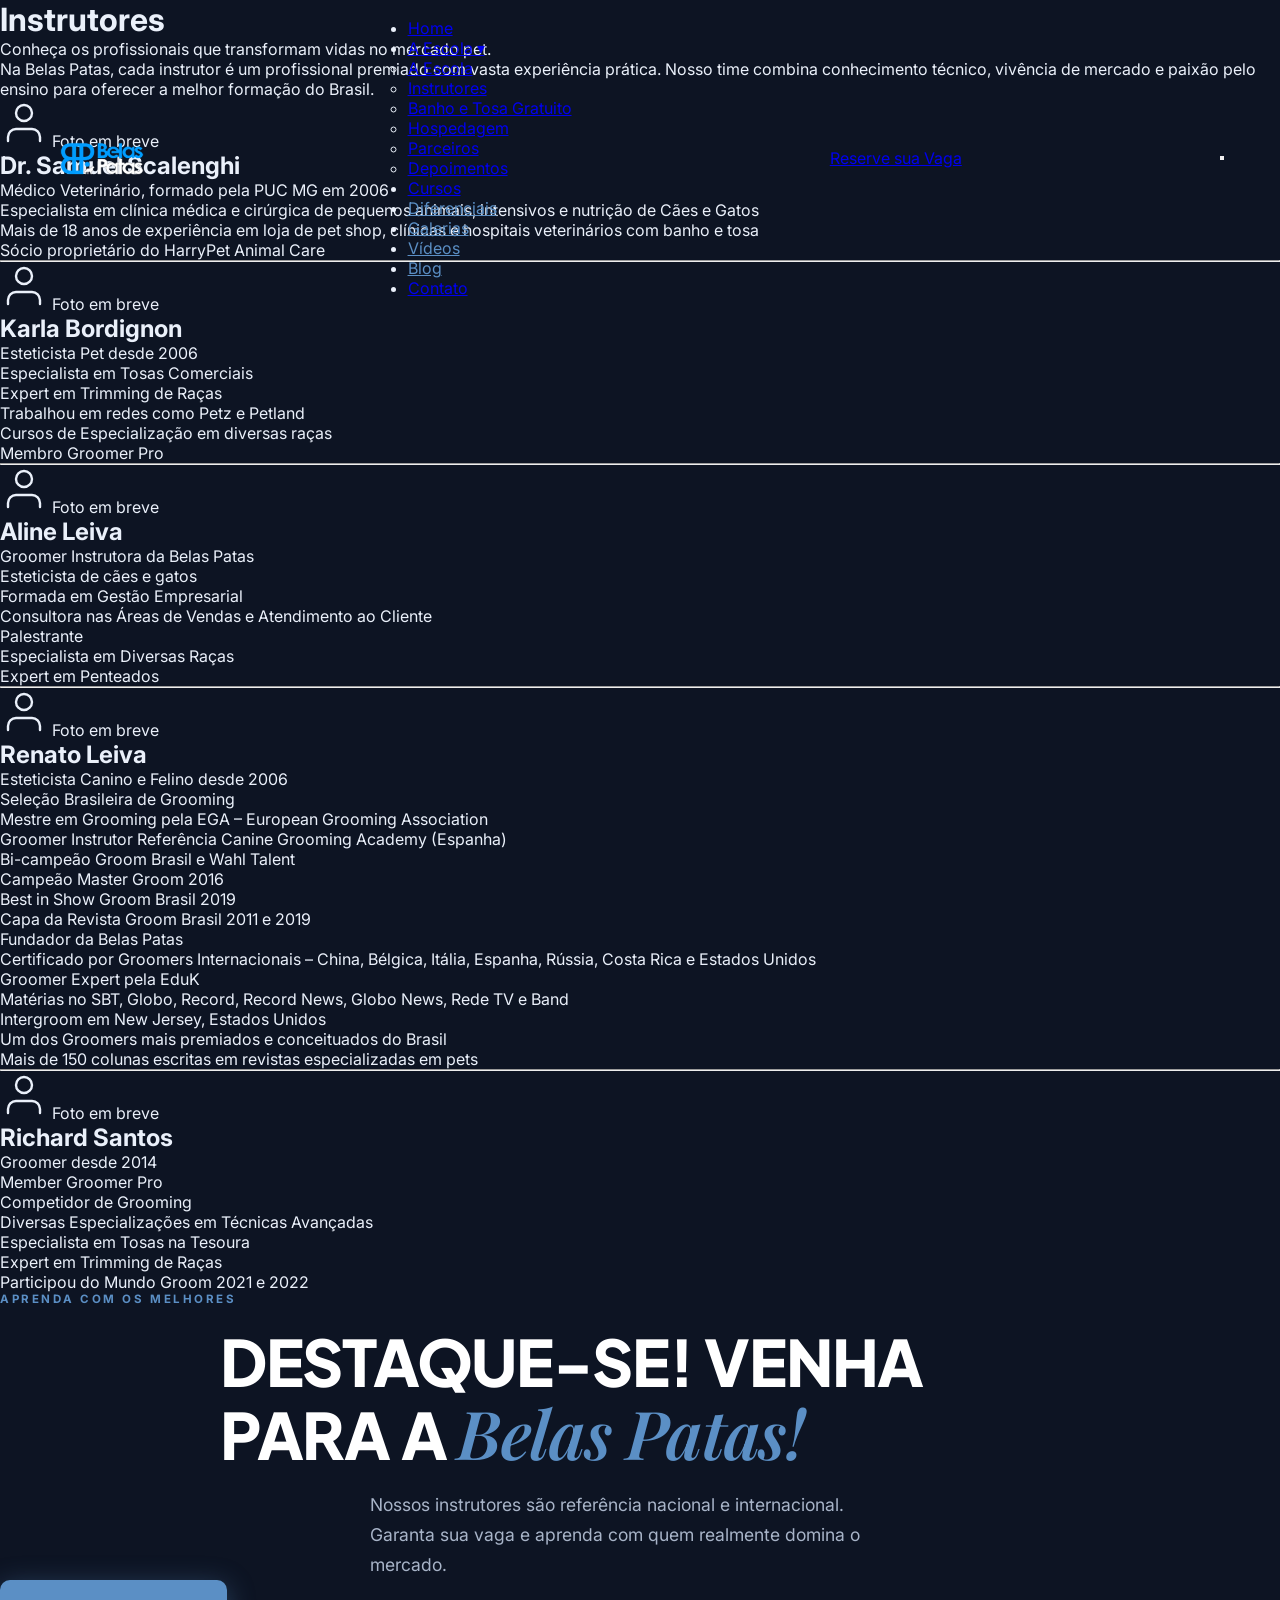
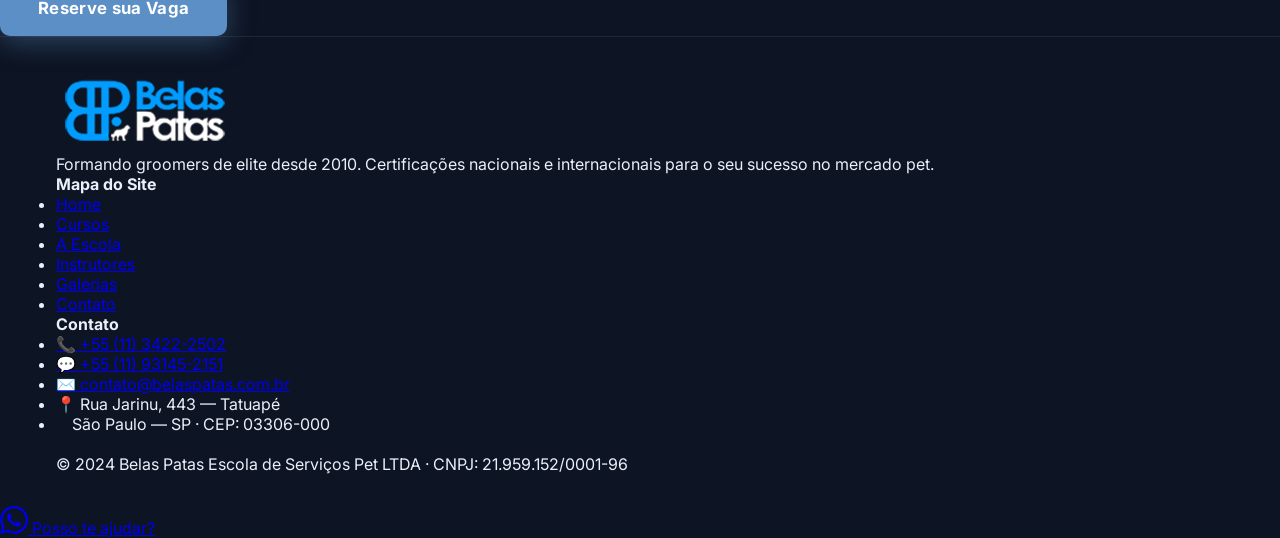
<file: instrutores.html>
<!DOCTYPE html>
<html lang="pt-BR">
<head>
  <meta charset="UTF-8" />
  <meta name="viewport" content="width=device-width, initial-scale=1.0" />
  <meta name="description" content="Conheça os instrutores da Belas Patas — profissionais premiados e referência no mercado de grooming." />
  <title>Instrutores | Belas Patas</title>

  <!-- Fonts -->
  <link rel="preconnect" href="https://fonts.googleapis.com" />
  <link rel="preconnect" href="https://fonts.gstatic.com" crossorigin />
  <link href="https://fonts.googleapis.com/css2?family=Inter:wght@300;400;500;600;700;800;900&family=Playfair+Display:ital,wght@1,500;1,600;1,700&family=Plus+Jakarta+Sans:wght@700;800;900&display=swap" rel="stylesheet" />

  <link rel="stylesheet" href="style.css" />
</head>
<body>

  <!-- ===== NAV ===== -->
  <nav class="nav" id="navbar">
    <a href="index.html" class="nav-logo" id="nav-logo-link">
      <img src="assets/logo-footer.png" alt="Belas Patas" class="nav-logo-img" />
    </a>
    <ul class="nav-links" id="nav-links">
      <li><a href="index.html#home" class="nav-link">Home</a></li>
      <li class="has-dropdown">
        <a href="a-escola.html" class="nav-link">A Escola ▾</a>
        <ul class="dropdown">
          <li><a href="a-escola.html">A Escola</a></li>
          <li><a href="instrutores.html">Instrutores</a></li>
          <li><a href="#">Banho e Tosa Gratuito</a></li>
          <li><a href="#">Hospedagem</a></li>
          <li><a href="#">Parceiros</a></li>
          <li><a href="#">Depoimentos</a></li>
        </ul>
      </li>
      <li><a href="index.html#cursos" class="nav-link">Cursos</a></li>
      <li><a href="#" class="nav-link">Diferenciais</a></li>
      <li><a href="#" class="nav-link">Galerias</a></li>
      <li><a href="#" class="nav-link">Vídeos</a></li>
      <li><a href="#" class="nav-link">Blog</a></li>
      <li><a href="index.html#contato" class="nav-link">Contato</a></li>
    </ul>
    <a href="https://api.whatsapp.com/send?phone=5511931452151&text=Gostaria%20de%20mais%20informa%C3%A7%C3%B5es!" target="_blank" class="nav-cta" id="nav-cta-btn">
      Reserve sua Vaga
    </a>
    <button class="hamburger" id="hamburger" aria-label="Menu">
      <span></span><span></span><span></span>
    </button>
  </nav>

  <!-- ===== HEADER INTERNO ===== -->
  <header class="internal-header internal-header--instrutores">
    <div class="internal-header-bg"></div>
    <div class="container relative" style="position: relative; z-index: 2;">
      <h1 class="internal-title fade">Instrutores</h1>
      <p class="internal-sub fade d1">Conheça os profissionais que transformam vidas no mercado pet.</p>
    </div>
  </header>

  <!-- ===== INSTRUTORES ===== -->
  <main class="instrutores-main">

    <section class="instrutores-section">
      <div class="container">

        <!-- INTRODUÇÃO -->
        <div class="instrutores-intro fade">
          <p>Na Belas Patas, cada instrutor é um profissional premiado com vasta experiência prática. Nosso time combina conhecimento técnico, vivência de mercado e paixão pelo ensino para oferecer a melhor formação do Brasil.</p>
        </div>

        <!-- INSTRUTOR 1 — Dr. Samuel Scalenghi -->
        <article class="instrutor-block fade" id="instrutor-samuel">
          <div class="instrutor-foto">
            <div class="instrutor-foto-placeholder">
              <svg width="48" height="48" viewBox="0 0 24 24" fill="none" stroke="currentColor" stroke-width="1.2" stroke-linecap="round" stroke-linejoin="round"><path d="M20 21v-2a4 4 0 0 0-4-4H8a4 4 0 0 0-4 4v2"/><circle cx="12" cy="7" r="4"/></svg>
              <span>Foto em breve</span>
            </div>
            <!-- Substituir pelo <img> real:
            <img src="assets/instrutor-samuel.jpg" alt="Dr. Samuel Scalenghi" class="instrutor-img" />
            -->
          </div>
          <div class="instrutor-info">
            <h2 class="instrutor-nome">Dr. Samuel Scalenghi</h2>
            <ul class="instrutor-curriculo">
              <li>Médico Veterinário, formado pela PUC MG em 2006</li>
              <li>Especialista em clínica médica e cirúrgica de pequenos animais, intensivos e nutrição de Cães e Gatos</li>
              <li>Mais de 18 anos de experiência em loja de pet shop, clínicas e hospitais veterinários com banho e tosa</li>
              <li>Sócio proprietário do HarryPet Animal Care</li>
            </ul>
          </div>
        </article>

        <hr class="instrutor-divider" />

        <!-- INSTRUTOR 2 — Karla Bordignon -->
        <article class="instrutor-block fade" id="instrutor-karla">
          <div class="instrutor-foto">
            <div class="instrutor-foto-placeholder">
              <svg width="48" height="48" viewBox="0 0 24 24" fill="none" stroke="currentColor" stroke-width="1.2" stroke-linecap="round" stroke-linejoin="round"><path d="M20 21v-2a4 4 0 0 0-4-4H8a4 4 0 0 0-4 4v2"/><circle cx="12" cy="7" r="4"/></svg>
              <span>Foto em breve</span>
            </div>
          </div>
          <div class="instrutor-info">
            <h2 class="instrutor-nome">Karla Bordignon</h2>
            <ul class="instrutor-curriculo">
              <li>Esteticista Pet desde 2006</li>
              <li>Especialista em Tosas Comerciais</li>
              <li>Expert em Trimming de Raças</li>
              <li>Trabalhou em redes como Petz e Petland</li>
              <li>Cursos de Especialização em diversas raças</li>
              <li>Membro Groomer Pro</li>
            </ul>
          </div>
        </article>

        <hr class="instrutor-divider" />

        <!-- INSTRUTOR 3 — Aline Leiva -->
        <article class="instrutor-block fade" id="instrutor-aline">
          <div class="instrutor-foto">
            <div class="instrutor-foto-placeholder">
              <svg width="48" height="48" viewBox="0 0 24 24" fill="none" stroke="currentColor" stroke-width="1.2" stroke-linecap="round" stroke-linejoin="round"><path d="M20 21v-2a4 4 0 0 0-4-4H8a4 4 0 0 0-4 4v2"/><circle cx="12" cy="7" r="4"/></svg>
              <span>Foto em breve</span>
            </div>
          </div>
          <div class="instrutor-info">
            <h2 class="instrutor-nome">Aline Leiva</h2>
            <ul class="instrutor-curriculo">
              <li>Groomer Instrutora da Belas Patas</li>
              <li>Esteticista de cães e gatos</li>
              <li>Formada em Gestão Empresarial</li>
              <li>Consultora nas Áreas de Vendas e Atendimento ao Cliente</li>
              <li>Palestrante</li>
              <li>Especialista em Diversas Raças</li>
              <li>Expert em Penteados</li>
            </ul>
          </div>
        </article>

        <hr class="instrutor-divider" />

        <!-- INSTRUTOR 4 — Renato Leiva -->
        <article class="instrutor-block fade" id="instrutor-renato">
          <div class="instrutor-foto">
            <div class="instrutor-foto-placeholder">
              <svg width="48" height="48" viewBox="0 0 24 24" fill="none" stroke="currentColor" stroke-width="1.2" stroke-linecap="round" stroke-linejoin="round"><path d="M20 21v-2a4 4 0 0 0-4-4H8a4 4 0 0 0-4 4v2"/><circle cx="12" cy="7" r="4"/></svg>
              <span>Foto em breve</span>
            </div>
          </div>
          <div class="instrutor-info">
            <h2 class="instrutor-nome">Renato Leiva</h2>
            <ul class="instrutor-curriculo">
              <li>Esteticista Canino e Felino desde 2006</li>
              <li>Seleção Brasileira de Grooming</li>
              <li>Mestre em Grooming pela EGA – European Grooming Association</li>
              <li>Groomer Instrutor Referência Canine Grooming Academy (Espanha)</li>
              <li>Bi-campeão Groom Brasil e Wahl Talent</li>
              <li>Campeão Master Groom 2016</li>
              <li>Best in Show Groom Brasil 2019</li>
              <li>Capa da Revista Groom Brasil 2011 e 2019</li>
              <li>Fundador da Belas Patas</li>
              <li>Certificado por Groomers Internacionais – China, Bélgica, Itália, Espanha, Rússia, Costa Rica e Estados Unidos</li>
              <li>Groomer Expert pela EduK</li>
              <li>Matérias no SBT, Globo, Record, Record News, Globo News, Rede TV e Band</li>
              <li>Intergroom em New Jersey, Estados Unidos</li>
              <li>Um dos Groomers mais premiados e conceituados do Brasil</li>
              <li>Mais de 150 colunas escritas em revistas especializadas em pets</li>
            </ul>
          </div>
        </article>

        <hr class="instrutor-divider" />

        <!-- INSTRUTOR 5 — Richard Santos -->
        <article class="instrutor-block fade" id="instrutor-richard">
          <div class="instrutor-foto">
            <div class="instrutor-foto-placeholder">
              <svg width="48" height="48" viewBox="0 0 24 24" fill="none" stroke="currentColor" stroke-width="1.2" stroke-linecap="round" stroke-linejoin="round"><path d="M20 21v-2a4 4 0 0 0-4-4H8a4 4 0 0 0-4 4v2"/><circle cx="12" cy="7" r="4"/></svg>
              <span>Foto em breve</span>
            </div>
          </div>
          <div class="instrutor-info">
            <h2 class="instrutor-nome">Richard Santos</h2>
            <ul class="instrutor-curriculo">
              <li>Groomer desde 2014</li>
              <li>Member Groomer Pro</li>
              <li>Competidor de Grooming</li>
              <li>Diversas Especializações em Técnicas Avançadas</li>
              <li>Especialista em Tosas na Tesoura</li>
              <li>Expert em Trimming de Raças</li>
              <li>Participou do Mundo Groom 2021 e 2022</li>
            </ul>
          </div>
        </article>

      </div>
    </section>

    <!-- ===== CTA FINAL ===== -->
    <section class="break-section">
      <div class="break-inner">
        <span class="kicker">Aprenda com os melhores</span>
        <h2 class="break-title">Destaque-se! Venha para a <em>Belas Patas!</em></h2>
        <p class="break-sub">Nossos instrutores são referência nacional e internacional. Garanta sua vaga e aprenda com quem realmente domina o mercado.</p>
        <a href="https://api.whatsapp.com/send?phone=5511931452151&text=Gostaria%20de%20mais%20informa%C3%A7%C3%B5es!" target="_blank" class="btn btn-primary" id="instrutores-cta-btn">Reserve sua Vaga</a>
      </div>
    </section>

  </main>

  <!-- ===== FOOTER ===== -->
  <footer class="footer">
    <div class="footer-inner container">
      <div class="footer-col">
        <div class="footer-logo">
          <img src="assets/logo-footer.png" alt="Belas Patas" class="footer-logo-img" />
        </div>
        <p class="footer-desc">Formando groomers de elite desde 2010. Certificações nacionais e internacionais para o seu sucesso no mercado pet.</p>
      </div>
      <div class="footer-col">
        <h4>Mapa do Site</h4>
        <ul class="footer-links">
          <li><a href="index.html#home">Home</a></li>
          <li><a href="index.html#cursos">Cursos</a></li>
          <li><a href="a-escola.html">A Escola</a></li>
          <li><a href="instrutores.html">Instrutores</a></li>
          <li><a href="#">Galerias</a></li>
          <li><a href="index.html#contato">Contato</a></li>
        </ul>
      </div>
      <div class="footer-col">
        <h4>Contato</h4>
        <ul class="footer-links">
          <li><a href="tel:551134222502">📞 +55 (11) 3422-2502</a></li>
          <li><a href="https://api.whatsapp.com/send?phone=5511931452151" target="_blank">💬 +55 (11) 93145-2151</a></li>
          <li><a href="mailto:contato@belaspatas.com.br">✉️ contato@belaspatas.com.br</a></li>
          <li><span>📍 Rua Jarinu, 443 — Tatuapé</span></li>
          <li><span>&nbsp;&nbsp;&nbsp;&nbsp;São Paulo — SP · CEP: 03306-000</span></li>
        </ul>
      </div>
    </div>
    <div class="footer-bottom">
      <p>© 2024 Belas Patas Escola de Serviços Pet LTDA · CNPJ: 21.959.152/0001-96</p>
    </div>
  </footer>

  <!-- WhatsApp Float -->
  <a href="https://api.whatsapp.com/send?phone=5511931452151&text=Ol%C3%A1!%20Podemos%20te%20ajudar?" target="_blank" class="whatsapp-float" id="whatsapp-float" aria-label="Abrir WhatsApp">
    <svg width="28" height="28" viewBox="0 0 24 24" fill="currentColor"><path d="M17.472 14.382c-.297-.149-1.758-.867-2.03-.967-.273-.099-.471-.148-.67.15-.197.297-.767.966-.94 1.164-.173.199-.347.223-.644.075-.297-.15-1.255-.463-2.39-1.475-.883-.788-1.48-1.761-1.653-2.059-.173-.297-.018-.458.13-.606.134-.133.298-.347.446-.52.149-.174.198-.298.298-.497.099-.198.05-.371-.025-.52-.075-.149-.669-1.612-.916-2.207-.242-.579-.487-.5-.669-.51-.173-.008-.371-.01-.57-.01-.198 0-.52.074-.792.372-.272.297-1.04 1.016-1.04 2.479 0 1.462 1.065 2.875 1.213 3.074.149.198 2.096 3.2 5.077 4.487.709.306 1.262.489 1.694.625.712.227 1.36.195 1.871.118.571-.085 1.758-.719 2.006-1.413.248-.694.248-1.289.173-1.413-.074-.124-.272-.198-.57-.347m-5.421 7.403h-.004a9.87 9.87 0 01-5.031-1.378l-.361-.214-3.741.982.998-3.648-.235-.374a9.86 9.86 0 01-1.51-5.26c.001-5.45 4.436-9.884 9.888-9.884 2.64 0 5.122 1.03 6.988 2.898a9.825 9.825 0 012.893 6.994c-.003 5.45-4.437 9.884-9.885 9.884m8.413-18.297A11.815 11.815 0 0012.05 0C5.495 0 .16 5.335.157 11.892c0 2.096.547 4.142 1.588 5.945L.057 24l6.305-1.654a11.882 11.882 0 005.683 1.448h.005c6.554 0 11.89-5.335 11.893-11.893a11.821 11.821 0 00-3.48-8.413z"/></svg>
    <span class="whatsapp-tooltip">Posso te ajudar?</span>
  </a>

  <script src="main.js"></script>
</body>
</html>
</file>
<file: style.css>
/* =====================================================
   BELAS PATAS — High-Converting Landing Page
   Model: Imersão / Além do Operacional
   Palette: Navy Dark (#0D1423), Navy Mid (#162238), Belas Patas Blue (#5B8FC5), Deep Blue (#1A4A7A), White (#FFFFFF)
   ===================================================== */

:root {
  --navy:         #162238;
  --navy-dark:    #0D1423;
  --navy-mid:     #131C2E;
  --navy-light:   #1C2D4A;
  --blue:         #5B8FC5;   /* Azul oficial Belas Patas */
  --blue-dark:    #1A4A7A;
  --blue-mid:     #3D72A8;
  --blue-light:   #D6E6F7;
  --blue-glow:    rgba(91, 143, 197, 0.15);
  --white:        #FFFFFF;
  --t1:           #EAF0FA;
  --t2:           #A8B4C8;
  --t3:           #64748B;
  --border:       rgba(255, 255, 255, 0.08);
  --border-blue:  rgba(91, 143, 197, 0.35);
  --f-display:    'Plus Jakarta Sans', sans-serif;
  --f-serif:      'Playfair Display', Georgia, serif;
  --f-body:       'Inter', sans-serif;
  --radius-sm:    6px;
  --radius:       12px;
  --radius-lg:    20px;
}

*, *::before, *::after { margin: 0; padding: 0; box-sizing: border-box; }
html { scroll-behavior: smooth; }

body {
  font-family: var(--f-body);
  background: var(--navy-dark);
  color: var(--t1);
  -webkit-font-smoothing: antialiased;
  overflow-x: hidden;
}

/* ── ANIMATIONS ── */
.fade { opacity: 0; transform: translateY(26px); transition: opacity .65s ease, transform .65s ease; }
.fade.in { opacity: 1; transform: translateY(0); }
.fade-l { opacity: 0; transform: translateX(-26px); transition: opacity .65s ease, transform .65s ease; }
.fade-l.in { opacity: 1; transform: translateX(0); }
.fade-r { opacity: 0; transform: translateX(26px); transition: opacity .65s ease, transform .65s ease; }
.fade-r.in { opacity: 1; transform: translateX(0); }
.d1 { transition-delay: .1s; }
.d2 { transition-delay: .2s; }
.d3 { transition-delay: .3s; }
.d4 { transition-delay: .4s; }

/* ── NAV ── */
.nav {
  position: fixed; top: 0; left: 0; right: 0; z-index: 100;
  padding: 18px 56px;
  display: flex; align-items: center; justify-content: space-between;
  transition: background .3s, padding .3s;
}
.nav.stuck {
  background: rgba(13, 20, 35, 0.96);
  padding: 12px 56px;
  border-bottom: 1px solid var(--border);
  backdrop-filter: blur(10px);
  -webkit-backdrop-filter: blur(10px);
}
.nav-logo-img {
  height: 42px;
  width: auto;
  display: block;
}
.nav-btn {
  font-family: var(--f-body); font-size: 0.85rem; font-weight: 700;
  background: var(--blue); color: #fff;
  padding: 10px 24px; border-radius: 8px; border: none; cursor: pointer;
  letter-spacing: .02em; text-decoration: none;
  transition: background .2s, transform .15s, box-shadow .2s;
  box-shadow: 0 4px 18px rgba(91, 143, 197, 0.35);
}
.nav-btn:hover { background: var(--blue-dark); transform: translateY(-1px); }

/* ── HERO ── */
.hero {
  position: relative; min-height: 100vh;
  display: grid; grid-template-columns: minmax(300px, 620px) 520px;
  justify-content: center; gap: 80px; align-items: center;
  background: var(--navy-dark); overflow: hidden;
}
.hero::before {
  content: ''; position: absolute; inset: 0; pointer-events: none; z-index: 0;
  background:
    radial-gradient(ellipse 900px 700px at -5% 55%, rgba(91, 143, 197, 0.12) 0%, transparent 65%),
    radial-gradient(ellipse 700px 600px at 105% 5%, rgba(26, 74, 122, 0.4) 0%, transparent 70%),
    linear-gradient(160deg, rgba(22, 34, 56, 0) 0%, rgba(13, 20, 35, 0.55) 100%);
}
.hero-bg { display: none; }
.hero-overlay { display: none; }
.hero-body { position: relative; z-index: 2; padding: 120px 20px 80px 0; }

/* ── HERO IMAGE COLUMN ── */
.hero-img-col {
  position: relative; z-index: 2;
  padding: 60px 0;
  display: flex; flex-direction: column; align-items: center; justify-content: center;
}
.hero-frame { position: relative; }
.hero-frame::before {
  content: ''; position: absolute; inset: -24px;
  border: 1px solid rgba(255, 255, 255, 0.08);
  border-radius: 12px 38px 12px 38px;
  pointer-events: none; z-index: 0;
}
.hero-frame::after {
  content: ''; position: absolute; inset: -11px;
  border: 1.5px solid var(--border-blue);
  border-radius: 7px 27px 7px 27px;
  pointer-events: none; z-index: 3;
}
.hero-frame-img {
  display: block; width: 500px; height: 620px;
  object-fit: cover; object-position: center top;
  border-radius: 6px 22px 6px 22px;
  position: relative; z-index: 2;
  box-shadow: 0 32px 64px rgba(0, 0, 0, 0.6);
}
.hero-frame-cap {
  margin-top: 28px;
  display: flex; align-items: center; gap: 10px;
  font-family: var(--f-body); font-size: 0.72rem; font-weight: 700;
  text-transform: uppercase; letter-spacing: .18em; color: var(--blue);
}
.hero-frame-cap::before, .hero-frame-cap::after {
  content: ''; flex: 1; height: 1px; background: rgba(91, 143, 197, 0.25);
}

.hero-eyebrow { display: flex; justify-content: flex-start; align-items: center; gap: 12px; margin-bottom: 14px; }
.hero-tag {
  font-family: var(--f-body); font-size: 0.75rem; font-weight: 700;
  text-transform: uppercase; letter-spacing: .15em; color: var(--white);
  background: rgba(91, 143, 197, 0.12); border: 1px solid var(--border-blue);
  padding: 6px 16px; border-radius: 999px;
}
.hero-title {
  font-family: var(--f-display);
  font-size: clamp(3.8rem, 8vw, 6.5rem);
  font-weight: 900; line-height: .95; letter-spacing: -.02em;
  color: var(--white); margin-bottom: 6px; text-transform: uppercase;
}
.hero-title-sub {
  font-family: var(--f-serif);
  font-size: clamp(2rem, 4.5vw, 3.2rem);
  font-weight: 600; font-style: italic;
  color: var(--blue); letter-spacing: 0; margin-bottom: 22px; line-height: 1.1;
}

@keyframes breathe {
  0%, 100% { transform: scale(1); }
  50% { transform: scale(1.035); }
}
.hero-pills { display: flex; flex-wrap: wrap; gap: 10px; margin-bottom: 22px; }
.pill {
  display: inline-flex; align-items: center; gap: 8px;
  background: rgba(255, 255, 255, 0.06); border: 1px solid rgba(255, 255, 255, 0.12);
  color: var(--t1); font-size: 0.85rem; font-weight: 500;
  padding: 8px 18px; border-radius: 999px;
  animation: breathe 3s ease-in-out infinite;
  white-space: nowrap;
}
.pill:nth-child(2) { animation-delay: .6s; }
.pill:nth-child(3) { animation-delay: 1.2s; }
.pill-dot { width: 6px; height: 6px; border-radius: 50%; background: var(--blue); flex-shrink: 0; }

.hero-quote {
  font-family: var(--f-body);
  font-size: clamp(1rem, 2vw, 1.12rem); color: var(--t2);
  line-height: 1.7; max-width: 540px;
  border-left: 3px solid var(--blue); padding-left: 20px;
  margin-bottom: 24px; font-weight: 400;
}
.hero-quote strong { color: var(--t1); font-weight: 700; }

/* COUNTDOWN */
.cd-wrap { display: flex; align-items: center; gap: 8px; margin-bottom: 26px; }
.cd-unit { display: flex; flex-direction: column; align-items: center; }
.cd-val {
  font-family: var(--f-display);
  font-size: clamp(1.5rem, 3vw, 2.2rem); font-weight: 800;
  color: var(--white);
  background: rgba(255, 255, 255, 0.07); border: 1px solid rgba(255, 255, 255, 0.12);
  border-radius: 8px; padding: 10px 14px; min-width: 64px;
  text-align: center; line-height: 1; letter-spacing: .02em;
}
.cd-lbl {
  font-family: var(--f-body); font-size: 0.6rem; font-weight: 700;
  text-transform: uppercase; letter-spacing: .12em; color: var(--t3); margin-top: 6px;
}
.cd-sep {
  font-family: var(--f-display); font-size: 1.6rem; font-weight: 800;
  color: var(--blue); padding-bottom: 20px; opacity: .7;
}

/* CTA */
.btn {
  display: inline-flex; align-items: center; justify-content: center; gap: 12px;
  background: var(--blue); color: #fff;
  font-family: var(--f-body); font-size: 1.05rem; font-weight: 700;
  padding: 18px 38px; border-radius: 10px; border: none; cursor: pointer;
  text-decoration: none; letter-spacing: .02em;
  box-shadow: 0 6px 28px rgba(91, 143, 197, 0.4);
  transition: background .2s, transform .15s, box-shadow .2s;
}
.btn:hover { background: var(--blue-dark); transform: translateY(-2px); box-shadow: 0 10px 36px rgba(91, 143, 197, 0.5); }
.btn .arr { transition: transform .2s; }
.btn:hover .arr { transform: translateX(4px); }
.btn-note { font-family: var(--f-body); font-size: 0.88rem; font-weight: 600; color: var(--t2); margin-top: 14px; display: block; }

/* ── MAP LAYER ── */
.hero-map {
  position: absolute; inset: 0; z-index: 1; pointer-events: none; overflow: hidden;
}
.hero-map svg { width: 100%; height: 100%; }

/* ── VIDEO SECTION ── */
/* ── VIDEO + CINEMA GALLERY ── */
.video-section {
  position: relative;
  padding: 100px 0;
  background: var(--navy);
  border-bottom: 1px solid var(--border);
  overflow: hidden;
}

/* Layout: 3-column grid — FOTO | VÍDEO | FOTO */
.cinema-layout {
  display: grid;
  grid-template-columns: 1fr minmax(320px, 400px) 1fr;
  align-items: center;
  gap: 0;
  max-width: 1400px;
  margin: 0 auto;
  position: relative;
}

/* ── SIDE PANELS (left & right gallery) ── */
.cinema-side {
  position: relative;
  height: 580px;
  overflow: hidden;
  border-radius: 0;
}

/* Depth image — partially visible behind main slide */
.cinema-depth-img {
  position: absolute;
  inset: 0;
  z-index: 1;
}
.cinema-depth-img img {
  width: 100%;
  height: 100%;
  object-fit: cover;
  opacity: 0.15;
  filter: blur(3px) saturate(0.5);
}

/* Gallery slides — crossfade */
.cinema-gallery {
  position: absolute;
  inset: 0;
  z-index: 2;
}
.cinema-slide {
  position: absolute;
  inset: 0;
  width: 100%;
  height: 100%;
  object-fit: cover;
  opacity: 0;
  transition: opacity 1.8s ease-in-out;
  will-change: opacity;
}
.cinema-slide.active {
  opacity: 1;
}

/* Navy overlay — reduces intensity to ~45–55% */
.cinema-overlay {
  position: absolute;
  inset: 0;
  background: rgba(13, 20, 35, 0.48);
  z-index: 3;
  pointer-events: none;
}

/* Directional fades — merge panels into navy background */
.cinema-fade {
  position: absolute;
  z-index: 4;
  pointer-events: none;
}
.cinema-fade-right {
  top: 0; right: 0; bottom: 0;
  width: 50%;
  background: linear-gradient(to left, var(--navy) 0%, transparent 100%);
}
.cinema-fade-left {
  top: 0; left: 0; bottom: 0;
  width: 50%;
  background: linear-gradient(to right, var(--navy) 0%, transparent 100%);
}
.cinema-fade-bottom {
  left: 0; right: 0; bottom: 0;
  height: 120px;
  background: linear-gradient(to top, var(--navy) 0%, transparent 100%);
}
.cinema-fade-top {
  left: 0; right: 0; top: 0;
  height: 120px;
  background: linear-gradient(to bottom, var(--navy) 0%, transparent 100%);
}

/* Left panel — fade towards center on the right edge */
.cinema-left {
  border-radius: 0;
}

/* Right panel — fade towards center on the left edge */
.cinema-right {
  border-radius: 0;
}

/* ── CENTER COLUMN (video) ── */
.cinema-center {
  position: relative;
  z-index: 10;
  text-align: center;
  padding: 0 24px;
}

.video-wrapper {
  max-width: 360px;
  margin: 0 auto;
  aspect-ratio: 9/16;
  border-radius: var(--radius-lg);
  overflow: hidden;
  box-shadow:
    0 30px 80px rgba(0, 0, 0, 0.7),
    0 0 60px rgba(91, 143, 197, 0.18),
    0 0 0 1px var(--border-blue);
  border: 1.5px solid var(--border-blue);
  position: relative;
  z-index: 4;
}

.video-wrapper iframe {
  width: 100%;
  height: 100%;
  border: none;
  display: block;
}

/* ── MOBILE GALLERY (horizontal scroll below video) ── */
.cinema-mobile-gallery {
  display: none;
  margin-top: 32px;
  padding: 0 20px;
  overflow-x: auto;
  -webkit-overflow-scrolling: touch;
  scrollbar-width: none;
}
.cinema-mobile-gallery::-webkit-scrollbar { display: none; }

.cinema-mobile-track {
  display: flex;
  gap: 12px;
  padding-bottom: 8px;
}

.cinema-mobile-thumb {
  flex: 0 0 auto;
  width: 200px;
  height: 140px;
  object-fit: cover;
  border-radius: 12px;
  border: 1.5px solid var(--border);
  opacity: 0.7;
  transition: opacity 0.3s, transform 0.3s, border-color 0.3s;
}
.cinema-mobile-thumb.active,
.cinema-mobile-thumb:hover {
  opacity: 1;
  transform: scale(1.03);
  border-color: var(--blue);
}

/* ── BREAK ── */
.break { background: var(--navy); padding: 100px 56px; text-align: center; position: relative; overflow: hidden; }
.break::after {
  content: ''; position: absolute; top: 50%; left: 50%;
  margin: -350px 0 0 -350px; width: 700px; height: 700px; border-radius: 50%;
  background: radial-gradient(circle, rgba(91, 143, 197, 0.08) 0%, transparent 65%);
  pointer-events: none;
}
.kicker {
  font-family: var(--f-body); font-size: 0.72rem; font-weight: 700;
  text-transform: uppercase; letter-spacing: .22em; color: var(--blue);
  display: block; margin-bottom: 20px;
}
.break-title {
  font-family: var(--f-display);
  font-size: clamp(2.2rem, 5vw, 4rem); font-weight: 800;
  line-height: 1.1; letter-spacing: -.02em; text-transform: uppercase;
  color: var(--white); max-width: 840px; margin: 0 auto 20px;
}
.break-title em {
  font-family: var(--f-serif); font-style: italic;
  color: var(--blue); font-weight: 600; font-size: 1.05em; text-transform: none;
}
.break-sub {
  font-family: var(--f-body);
  font-size: clamp(1rem, 2vw, 1.1rem); color: var(--t2);
  max-width: 540px; margin: 0 auto; line-height: 1.7; font-weight: 400;
}

/* ── MAPAS / MÓDULOS ── */
.mapas { padding: 100px 56px; background: var(--navy-dark); }
.sec-head { display: flex; align-items: flex-end; justify-content: space-between; gap: 40px; margin-bottom: 64px; flex-wrap: wrap; }
.sec-title {
  font-family: var(--f-display);
  font-size: clamp(2.2rem, 4.5vw, 3.5rem); font-weight: 800;
  letter-spacing: -.02em; color: var(--white); line-height: 1.1; text-transform: uppercase;
}
.sec-title span { font-family: var(--f-serif); font-style: italic; color: var(--blue); text-transform: none; font-weight: 600; }
.sec-desc {
  font-family: var(--f-body);
  font-size: 1rem; color: var(--t2); line-height: 1.65; max-width: 360px; text-align: right; font-weight: 500;
}
.mapas-grid { display: grid; grid-template-columns: 1fr 1fr; gap: 16px; max-width: 1100px; margin: 0 auto; }
.mapa {
  background: var(--navy-mid); border: 1px solid var(--border);
  padding: 36px 32px; border-radius: var(--radius); position: relative; overflow: hidden; transition: border-color .3s, transform .2s;
}
.mapa:hover { border-color: var(--border-blue); transform: translateY(-2px); }
.mapa-ghost {
  position: absolute; top: -10px; right: 12px;
  font-family: var(--f-display); font-size: 8rem; font-weight: 900;
  color: rgba(255, 255, 255, 0.03); line-height: 1; pointer-events: none; user-select: none;
}
.mapa-num {
  font-family: var(--f-body); font-size: 0.72rem; font-weight: 700;
  text-transform: uppercase; letter-spacing: .16em; color: var(--blue); margin-bottom: 10px;
}
.mapa-title {
  font-family: var(--f-display);
  font-size: 1.4rem; font-weight: 800; color: var(--white);
  margin-bottom: 16px; letter-spacing: -.01em; text-transform: uppercase;
}
.mapa-list { list-style: none; display: flex; flex-direction: column; gap: 10px; }
.mapa-list li {
  display: flex; align-items: flex-start; gap: 12px;
  font-family: var(--f-body); font-size: 0.92rem; color: var(--t2); line-height: 1.55;
}
.mapa-list li::before { content: ''; width: 14px; height: 2px; background: var(--blue); flex-shrink: 0; margin-top: 10px; opacity: .7; }

/* ── TRANSFORM ── */
.transform { background: var(--navy); padding: 100px 56px; }
.transform-head { text-align: center; margin-bottom: 64px; }
.transform-grid { display: grid; grid-template-columns: 1fr 72px 1fr; align-items: stretch; max-width: 1100px; margin: 0 auto; }
.t-col { padding: 44px 40px; border-radius: 16px; }
.t-col.before { background: rgba(255, 255, 255, 0.02); border: 1px solid rgba(255, 255, 255, 0.06); }
.t-col.after { background: rgba(91, 143, 197, 0.06); border: 1px solid var(--border-blue); }
.t-div { display: flex; align-items: center; justify-content: center; position: relative; }
.t-div::before { content: ''; position: absolute; top: 0; bottom: 0; left: 50%; width: 1px; background: linear-gradient(to bottom, transparent, var(--border-blue), transparent); }
.t-div-icon {
  background: var(--navy); border: 1px solid var(--border-blue); color: var(--blue);
  width: 44px; height: 44px; border-radius: 50%;
  display: flex; align-items: center; justify-content: center;
  font-family: var(--f-body); font-size: 1rem; font-weight: 700; z-index: 1;
}
.t-label {
  font-family: var(--f-body); font-size: 0.72rem; font-weight: 700;
  text-transform: uppercase; letter-spacing: .15em; margin-bottom: 22px; display: flex; align-items: center; gap: 10px;
}
.t-col.before .t-label { color: var(--t3); }
.t-col.after .t-label { color: var(--blue); }
.t-list { list-style: none; display: flex; flex-direction: column; gap: 14px; }
.t-list li { display: flex; align-items: flex-start; gap: 10px; font-family: var(--f-body); font-size: 0.92rem; line-height: 1.55; }
.t-col.before .t-list li { color: var(--t3); }
.t-col.after .t-list li { color: var(--t1); font-weight: 600; }
.t-ico { font-size: 0.8rem; font-weight: 700; flex-shrink: 0; margin-top: 2px; width: 18px; }
.t-col.before .t-ico { color: rgba(255, 255, 255, 0.2); }
.t-col.after .t-ico { color: var(--blue); }

/* ── EXPERTS ── */
.experts { background: var(--navy-dark); padding: 100px 56px; }
.experts-grid { display: grid; grid-template-columns: 1fr 1fr; gap: 28px; margin-top: 64px; max-width: 1100px; margin-left: auto; margin-right: auto; }
.expert { border-radius: 16px; overflow: hidden; background: var(--navy-mid); border: 1px solid var(--border); transition: border-color .3s; }
.expert:hover { border-color: var(--border-blue); }
.expert-img { width: 100%; aspect-ratio: 4/4.5; overflow: hidden; position: relative; }
.expert-img img { width: 100%; height: 100%; object-fit: cover; object-position: center top; transition: transform .6s ease; display: block; }
.expert:hover .expert-img img { transform: scale(1.03); }
.expert-img-fade { position: absolute; bottom: 0; left: 0; right: 0; height: 50%; background: linear-gradient(to top, var(--navy-mid) 0%, transparent 100%); }
.expert-info { padding: 26px 32px 34px; }
.expert-name {
  font-family: var(--f-display);
  font-size: 1.7rem; font-weight: 800; color: var(--white);
  letter-spacing: -.01em; margin-bottom: 4px; text-transform: uppercase;
}
.expert-role {
  font-family: var(--f-body); font-size: 0.76rem; font-weight: 700;
  text-transform: uppercase; letter-spacing: .12em; color: var(--blue); margin-bottom: 14px;
}
.expert-bio { font-family: var(--f-body); font-size: 0.9rem; color: var(--t2); line-height: 1.65; font-weight: 400; }

/* ── NUMBERS ── */
.numbers { background: var(--blue); padding: 60px 56px; }
.numbers-inner { max-width: 1100px; margin: 0 auto; display: grid; grid-template-columns: repeat(4, 1fr); }
.n-item { text-align: center; padding: 20px 24px; position: relative; }
.n-item + .n-item::before { content: ''; position: absolute; left: 0; top: 15%; bottom: 15%; width: 1px; background: rgba(255, 255, 255, 0.25); }
.n-val {
  font-family: var(--f-display);
  font-size: clamp(2rem, 3.8vw, 3rem); font-weight: 900;
  color: #fff; letter-spacing: -.01em; line-height: 1; margin-bottom: 8px; text-transform: uppercase;
}
.n-desc { font-family: var(--f-body); font-size: 0.85rem; color: rgba(255, 255, 255, 0.9); font-weight: 600; line-height: 1.4; }

/* ── DELIVERABLES ── */
.deliverables { background: var(--navy); padding: 100px 56px; }
.del-grid { border: 1px solid var(--border); border-radius: 16px; overflow: hidden; margin-top: 64px; max-width: 1100px; margin-left: auto; margin-right: auto; }
.del-item { display: grid; grid-template-columns: 76px 1fr; border-bottom: 1px solid var(--border); transition: background .2s; }
.del-item:last-child { border-bottom: none; }
.del-item:hover { background: rgba(255, 255, 255, 0.02); }
.del-num-col { display: flex; align-items: center; justify-content: center; padding: 28px 16px; background: rgba(91, 143, 197, 0.08); border-right: 1px solid var(--border); }
.del-num { font-family: var(--f-display); font-size: 1.6rem; font-weight: 800; color: var(--blue); line-height: 1; }
.del-body { padding: 26px 34px; }
.del-title { font-family: var(--f-body); font-size: 1rem; font-weight: 700; color: var(--white); margin-bottom: 6px; }
.del-desc { font-family: var(--f-body); font-size: 0.88rem; color: var(--t2); line-height: 1.6; }
.del-tag { display: inline-block; background: var(--blue-glow); border: 1px solid var(--border-blue); color: var(--blue-light); font-family: var(--f-body); font-size: 0.65rem; font-weight: 700; text-transform: uppercase; letter-spacing: .1em; padding: 4px 12px; border-radius: 999px; margin-top: 10px; }

/* ── PRICING ── */
.pricing { background: var(--navy-dark); padding: 120px 56px; text-align: center; position: relative; overflow: hidden; }
.pricing::before { content: ''; position: absolute; top: 0; left: calc(50% - 0.5px); width: 1px; height: 80px; background: linear-gradient(to bottom, transparent, var(--border-blue)); }
.pricing-inner { max-width: 600px; margin: 0 auto; position: relative; z-index: 2; }
.pricing-event { font-family: var(--f-body); font-size: 0.72rem; font-weight: 700; text-transform: uppercase; letter-spacing: .2em; color: var(--blue); display: block; margin-bottom: 20px; }
.pricing-title {
  font-family: var(--f-display);
  font-size: clamp(2.4rem, 5.5vw, 4rem); font-weight: 800;
  color: var(--white); letter-spacing: -.02em; line-height: 1.1; margin-bottom: 48px; text-transform: uppercase;
}
.pricing-title span { font-family: var(--f-serif); font-style: italic; color: var(--blue); text-transform: none; }
.price-from { font-family: var(--f-body); font-size: 1rem; color: var(--t3); text-decoration: line-through; margin-bottom: 4px; }
.price-main {
  font-family: var(--f-display);
  font-size: clamp(6.5rem, 18vw, 12rem); font-weight: 900;
  color: var(--white); line-height: .9; letter-spacing: -.02em; margin-bottom: 16px;
}
.price-main sup { font-family: var(--f-body); font-size: 0.22em; vertical-align: super; color: var(--t2); font-weight: 700; margin-right: 4px; }
.price-badge { display: inline-block; background: var(--blue-glow); border: 1px solid var(--border-blue); color: var(--white); font-family: var(--f-body); font-size: 0.75rem; font-weight: 700; text-transform: uppercase; letter-spacing: .1em; padding: 6px 16px; border-radius: 999px; margin-bottom: 36px; }
.pay-row { display: flex; justify-content: center; gap: 10px; flex-wrap: wrap; margin-bottom: 36px; }
.pay-chip { background: rgba(255, 255, 255, 0.06); border: 1px solid rgba(255, 255, 255, 0.1); color: var(--t2); font-family: var(--f-body); font-size: 0.78rem; font-weight: 600; padding: 7px 18px; border-radius: 999px; }
.pricing-proof { margin-top: 24px; font-family: var(--f-body); font-size: 0.85rem; color: var(--t3); line-height: 1.6; }
.pricing-proof strong { color: var(--t2); }

/* ── FOOTER ── */
.footer { background: var(--navy-dark); border-top: 1px solid var(--border); padding: 32px 56px; display: flex; align-items: center; justify-content: space-between; flex-wrap: wrap; gap: 20px; }
.footer-brand { height: 32px; width: auto; opacity: 0.85; }
.footer-txt { font-family: var(--f-body); font-size: 0.78rem; color: var(--t3); line-height: 1.6; }

/* ── MODAL ── */
.overlay { position: fixed; inset: 0; z-index: 200; background: rgba(8, 13, 24, 0.88); display: flex; align-items: center; justify-content: center; padding: 24px; opacity: 0; pointer-events: none; transition: opacity .25s ease; }
.overlay.open { opacity: 1; pointer-events: all; backdrop-filter: blur(10px); -webkit-backdrop-filter: blur(10px); }
.modal { background: #16243A; border: 1px solid rgba(255, 255, 255, 0.12); border-radius: 20px; padding: 44px 40px; width: 100%; max-width: 460px; position: relative; transform: translateY(28px) scale(.97); transition: transform .28s cubic-bezier(.34, 1.56, .64, 1); }
.overlay.open .modal { transform: translateY(0) scale(1); }
.modal-x { position: absolute; top: 18px; right: 18px; background: rgba(255, 255, 255, 0.08); border: 1px solid rgba(255, 255, 255, 0.1); color: var(--t2); width: 34px; height: 34px; border-radius: 50%; cursor: pointer; font-size: 1rem; display: flex; align-items: center; justify-content: center; transition: background .15s; }
.modal-x:hover { background: rgba(255, 255, 255, 0.15); }
.modal-kicker { font-family: var(--f-body); font-size: 0.68rem; font-weight: 700; text-transform: uppercase; letter-spacing: .16em; color: var(--blue); display: flex; align-items: center; gap: 8px; margin-bottom: 14px; }
.modal-kicker::before { content: ''; width: 22px; height: 2px; background: var(--blue); }
.modal-title { font-family: var(--f-display); font-size: 1.7rem; font-weight: 800; color: var(--white); line-height: 1.15; letter-spacing: -.01em; margin-bottom: 8px; text-transform: uppercase; }
.modal-sub { font-family: var(--f-body); font-size: 0.88rem; color: var(--t2); margin-bottom: 28px; line-height: 1.55; }
.field { margin-bottom: 16px; }
.field label { display: block; font-family: var(--f-body); font-size: 0.72rem; font-weight: 600; text-transform: uppercase; letter-spacing: .08em; color: var(--t3); margin-bottom: 7px; }
.field input { width: 100%; background: rgba(255, 255, 255, 0.05); border: 1px solid rgba(255, 255, 255, 0.1); border-radius: 8px; padding: 14px 16px; font-family: var(--f-body); font-size: 0.95rem; color: var(--white); outline: none; transition: border-color .2s, background .2s; }
.field input:focus { border-color: var(--blue); background: rgba(91, 143, 197, 0.05); }
.field input::placeholder { color: var(--t3); }
.btn-form { width: 100%; background: var(--blue); color: #fff; font-family: var(--f-body); font-size: 1rem; font-weight: 700; padding: 16px; border: none; border-radius: 8px; cursor: pointer; margin-top: 8px; box-shadow: 0 4px 22px rgba(91, 143, 197, 0.35); display: flex; align-items: center; justify-content: center; gap: 10px; transition: background .2s, transform .1s; }
.btn-form:hover { background: var(--blue-dark); }

/* ── RESPONSIVE ── */
@media(max-width: 900px) {
  .nav, .nav.stuck { padding: 14px 24px; }
  .hero { display: flex; align-items: flex-end; background: transparent; min-height: auto; }
  .hero::before { display: none; }
  .hero-bg {
    display: block; position: absolute; inset: 0;
    background: url("assets/banner01.jpg") center top/cover no-repeat;
  }
  .hero-overlay {
    display: block; position: absolute; inset: 0; z-index: 1;
    background: linear-gradient(to top, rgba(13, 20, 35, 0.95) 0%, rgba(13, 20, 35, 0.8) 40%, rgba(13, 20, 35, 0.3) 70%, transparent 100%);
  }
  .hero-body { z-index: 3; padding: 100px 24px 56px; text-align: center; display: flex; flex-direction: column; align-items: center; width: 100%; }
  .hero-eyebrow { justify-content: center; }
  .hero-pills { justify-content: center; }
  .hero-quote { border-left: none; padding-left: 0; }
  .cd-wrap { justify-content: center; }
  .hero-img-col { display: none; }
  .break, .mapas, .experts, .deliverables, .pricing, .transform { padding-left: 24px; padding-right: 24px; }
  .numbers { padding: 56px 24px; }
  .footer { padding: 24px; }
  .mapas-grid { grid-template-columns: 1fr; }
  .transform-grid { grid-template-columns: 1fr; gap: 20px; }
  .t-div { display: none; }
  .experts-grid { grid-template-columns: 1fr; }
  .numbers-inner { grid-template-columns: 1fr 1fr; gap: 20px; }
  .n-item + .n-item::before { display: none; }
  .sec-head { flex-direction: column; gap: 12px; }
  .sec-title { font-size: clamp(2.2rem, 8vw, 3.5rem); }
  .sec-desc { text-align: left; max-width: 100%; }
  .modal { padding: 32px 24px; }
  .video-section { padding: 64px 0; }
  .cinema-layout { grid-template-columns: 1fr; }
  .cinema-side { display: none; }
  .cinema-center { padding: 0 20px; }
  .cinema-mobile-gallery { display: block; }
  .video-wrapper { max-width: 300px; }
}
</file>
